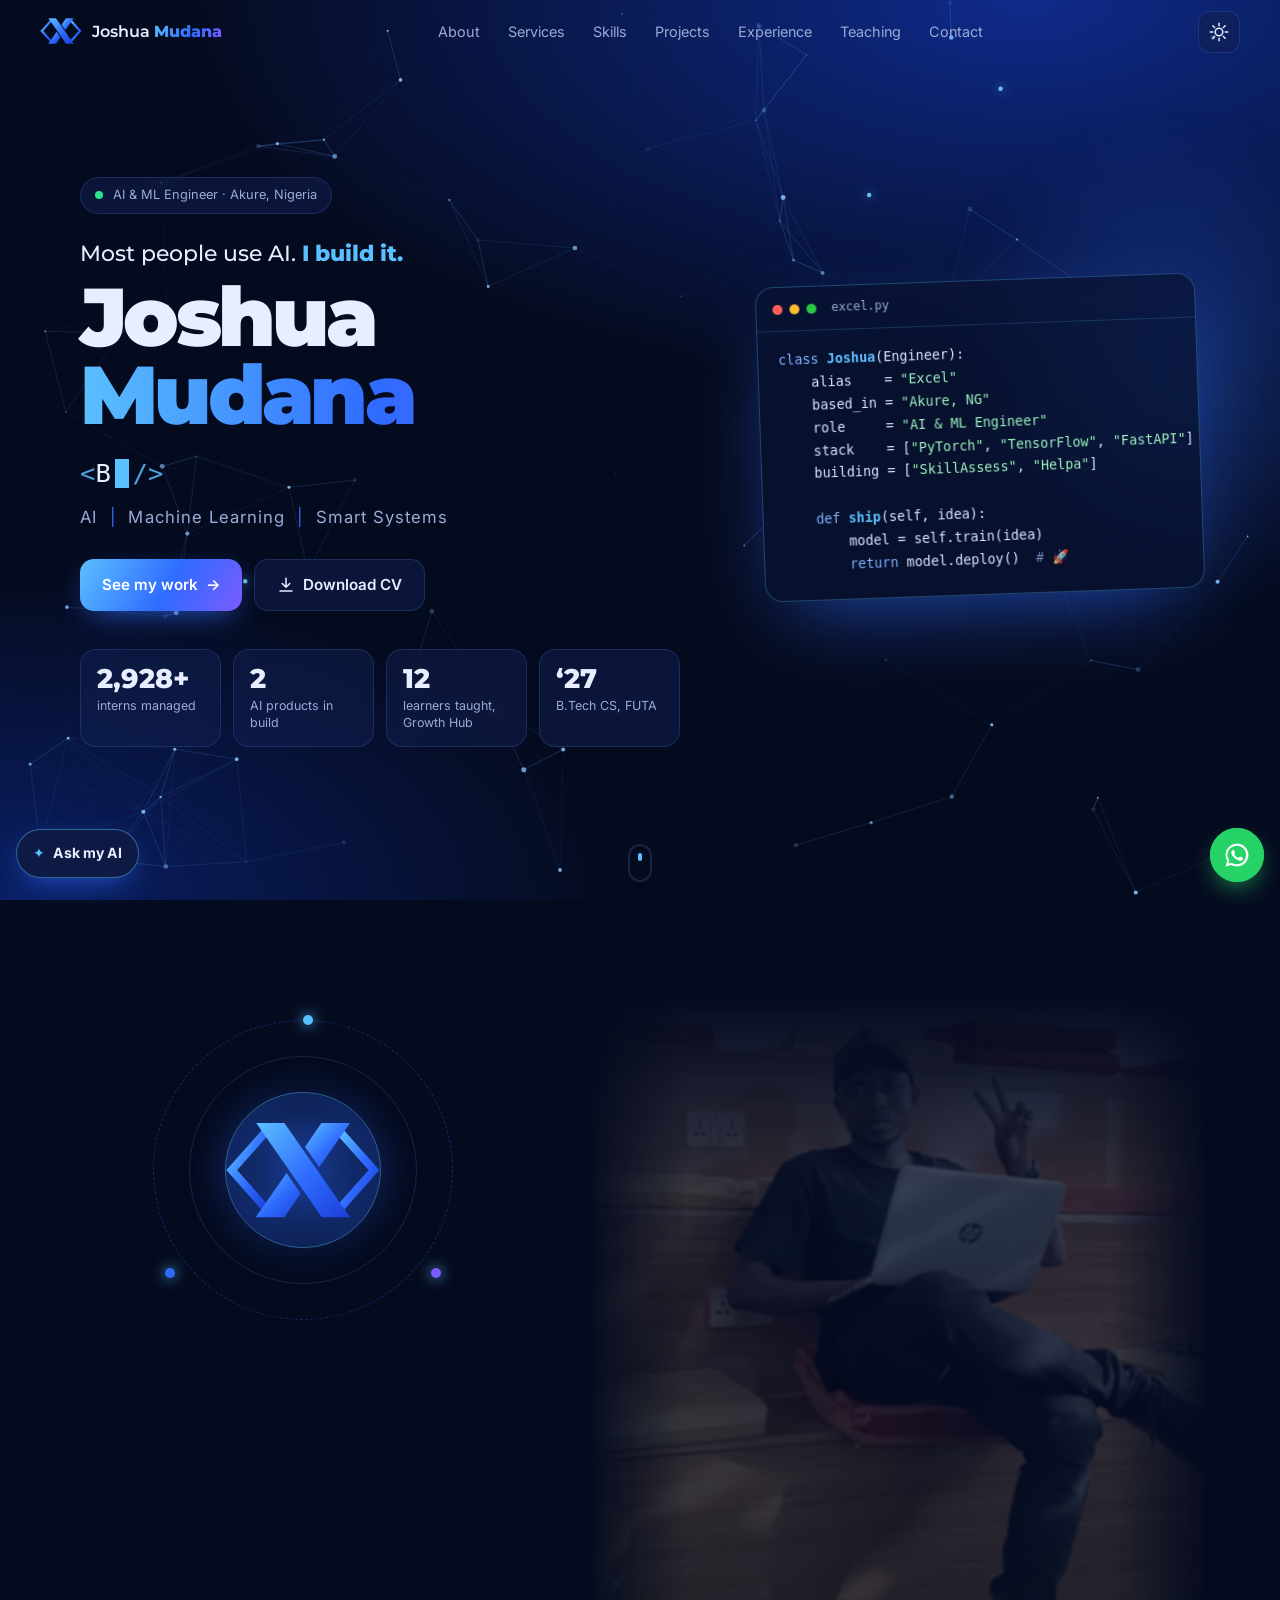
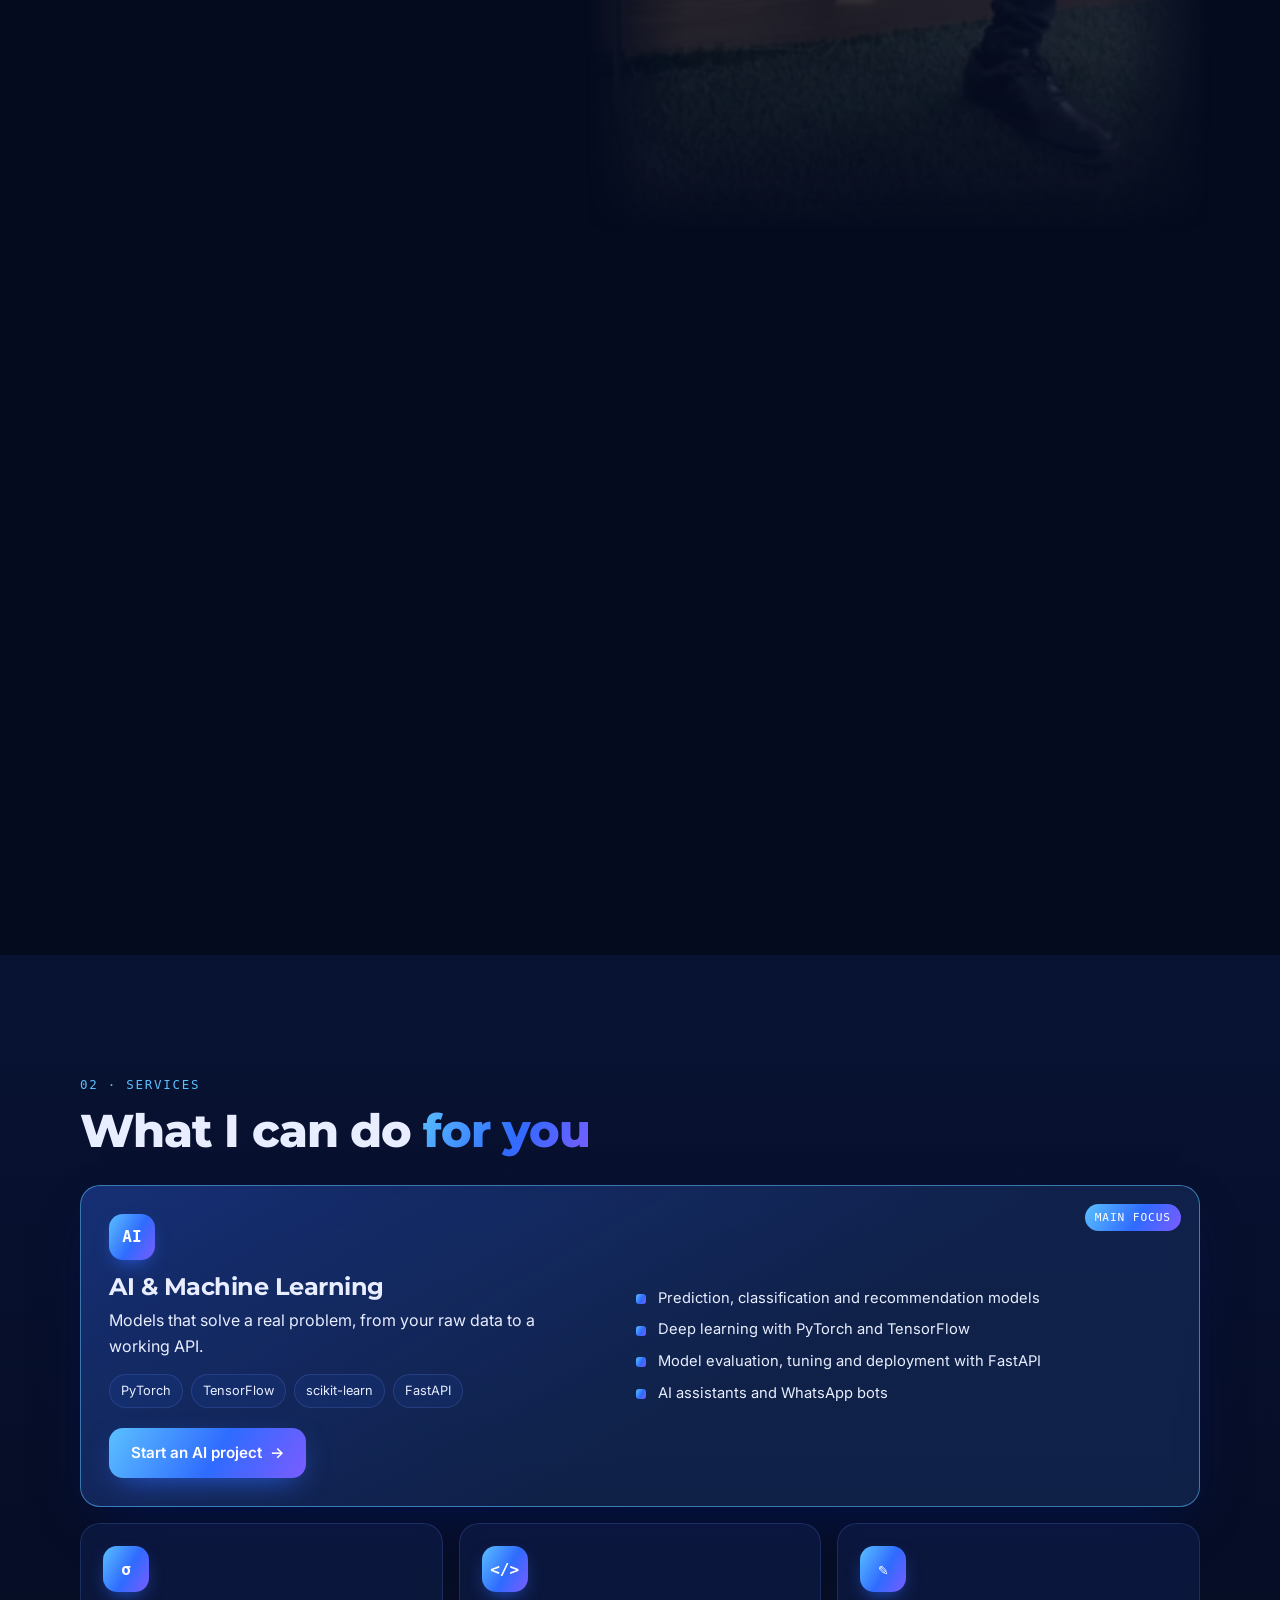
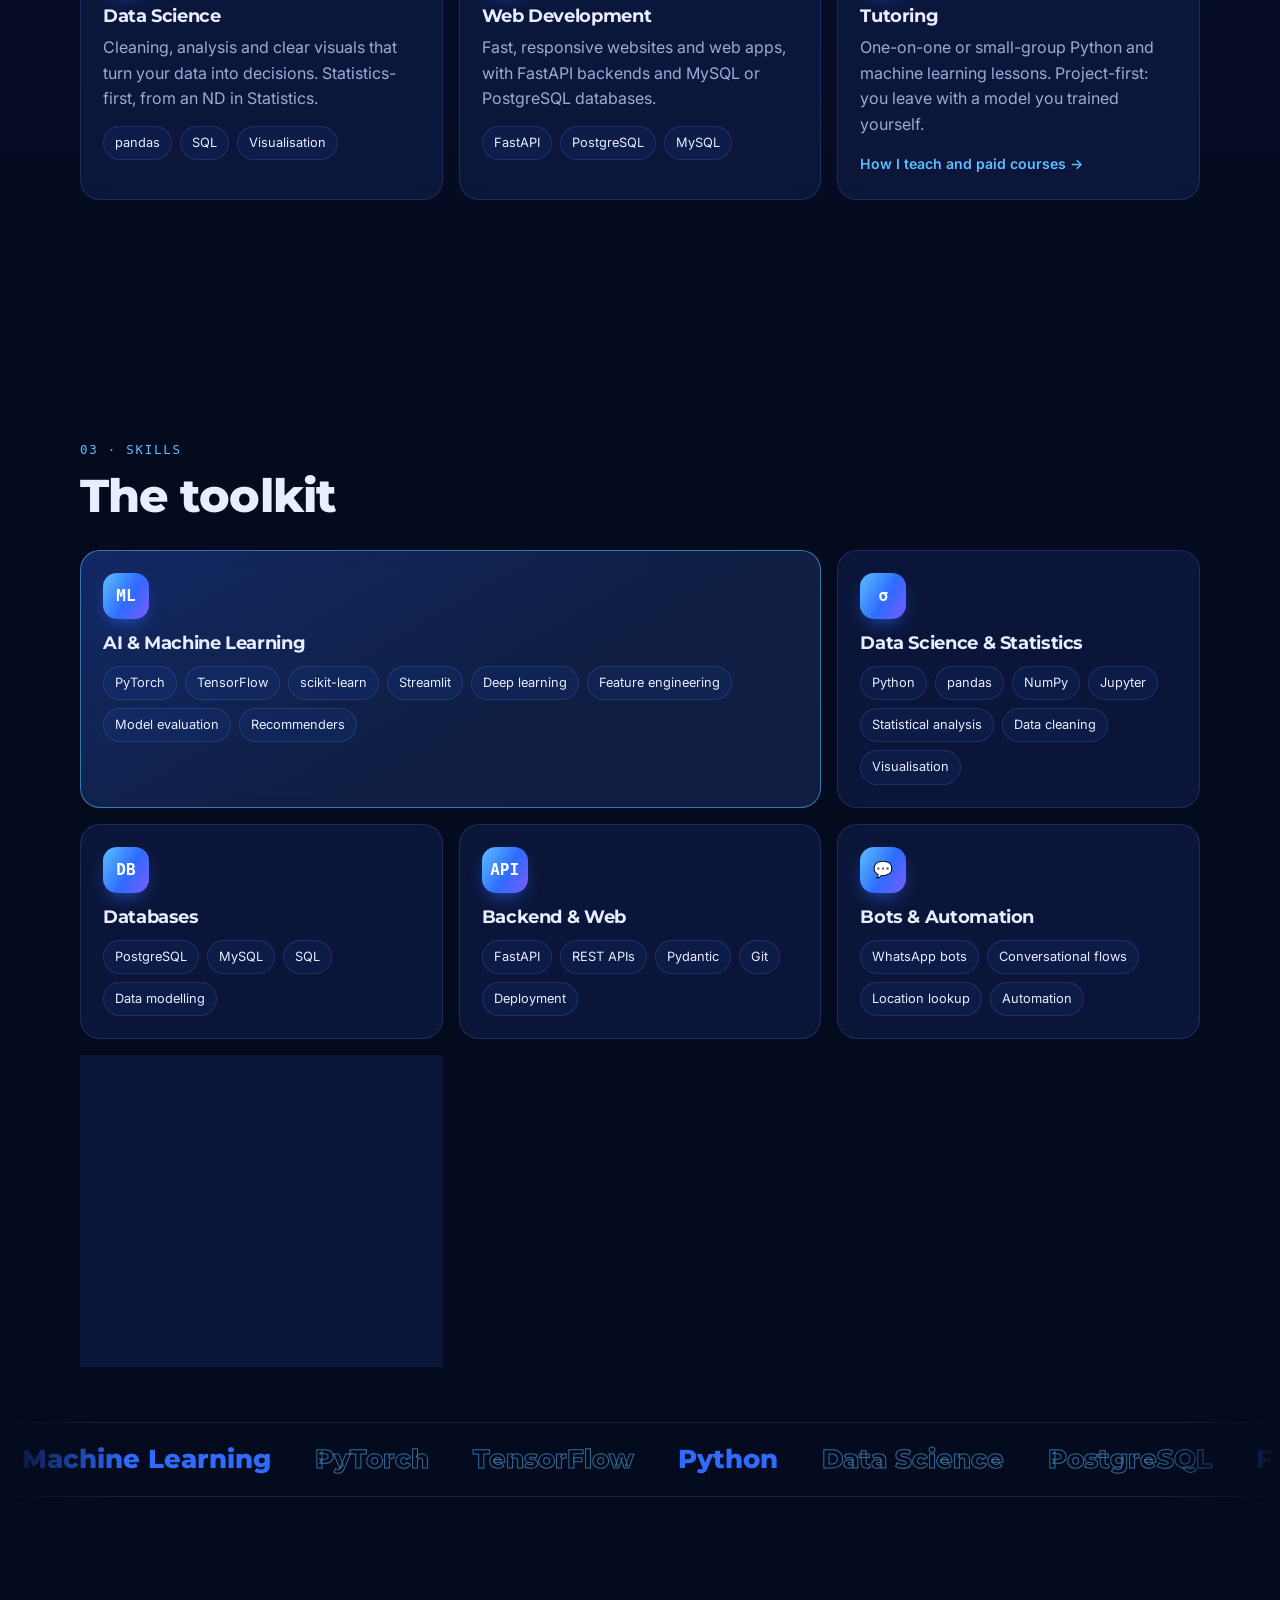
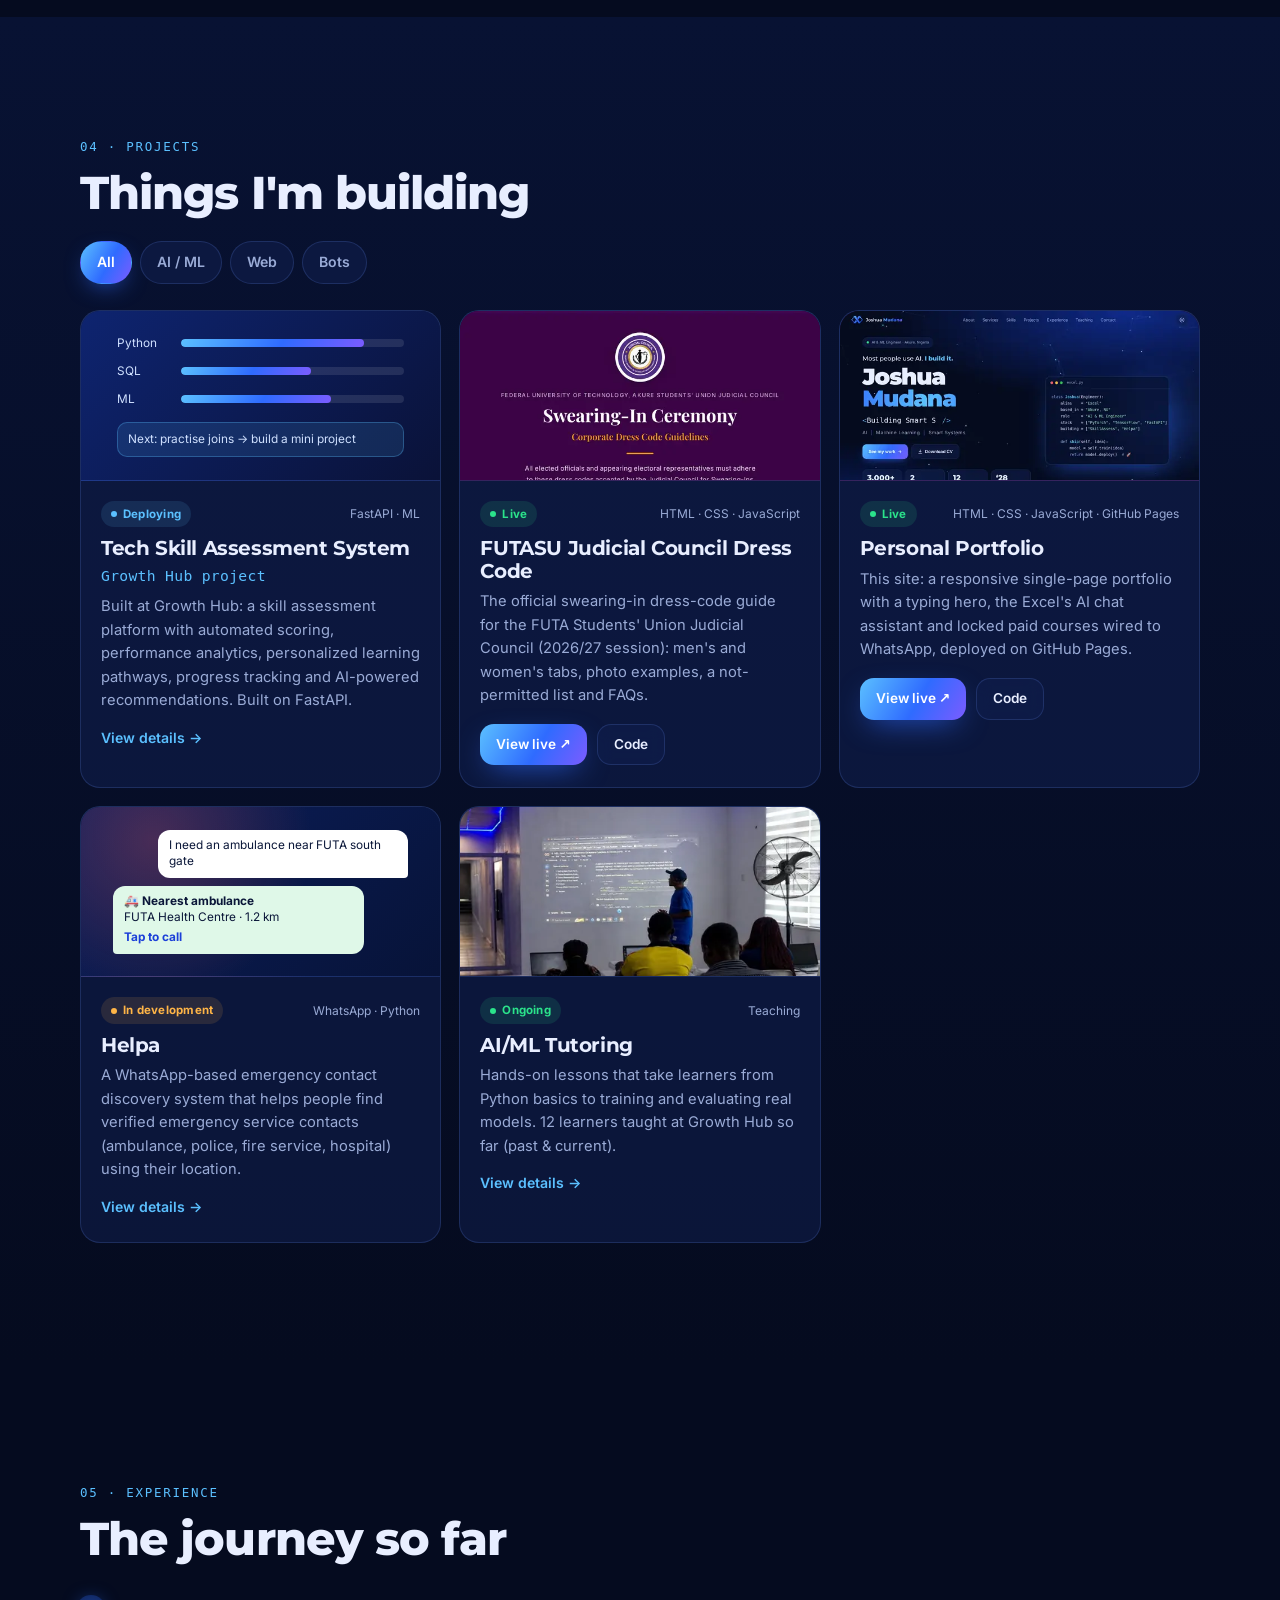
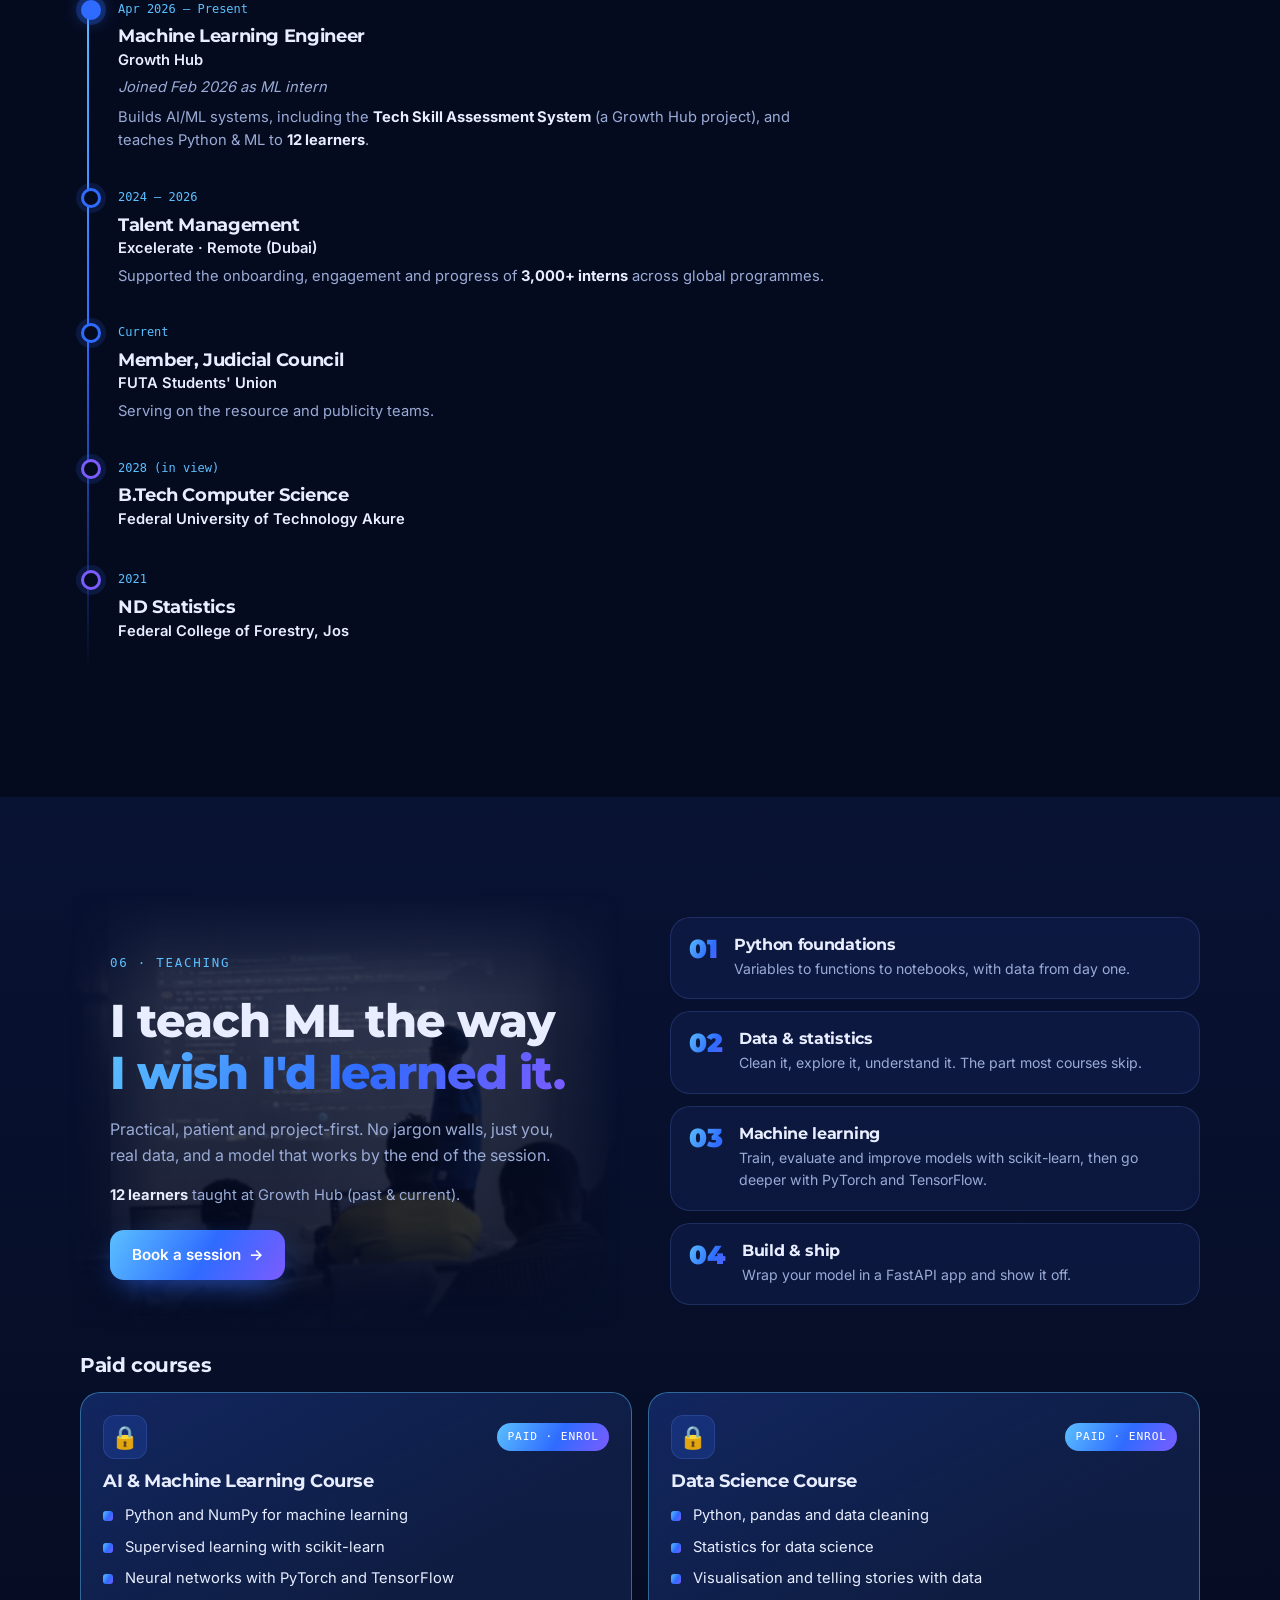
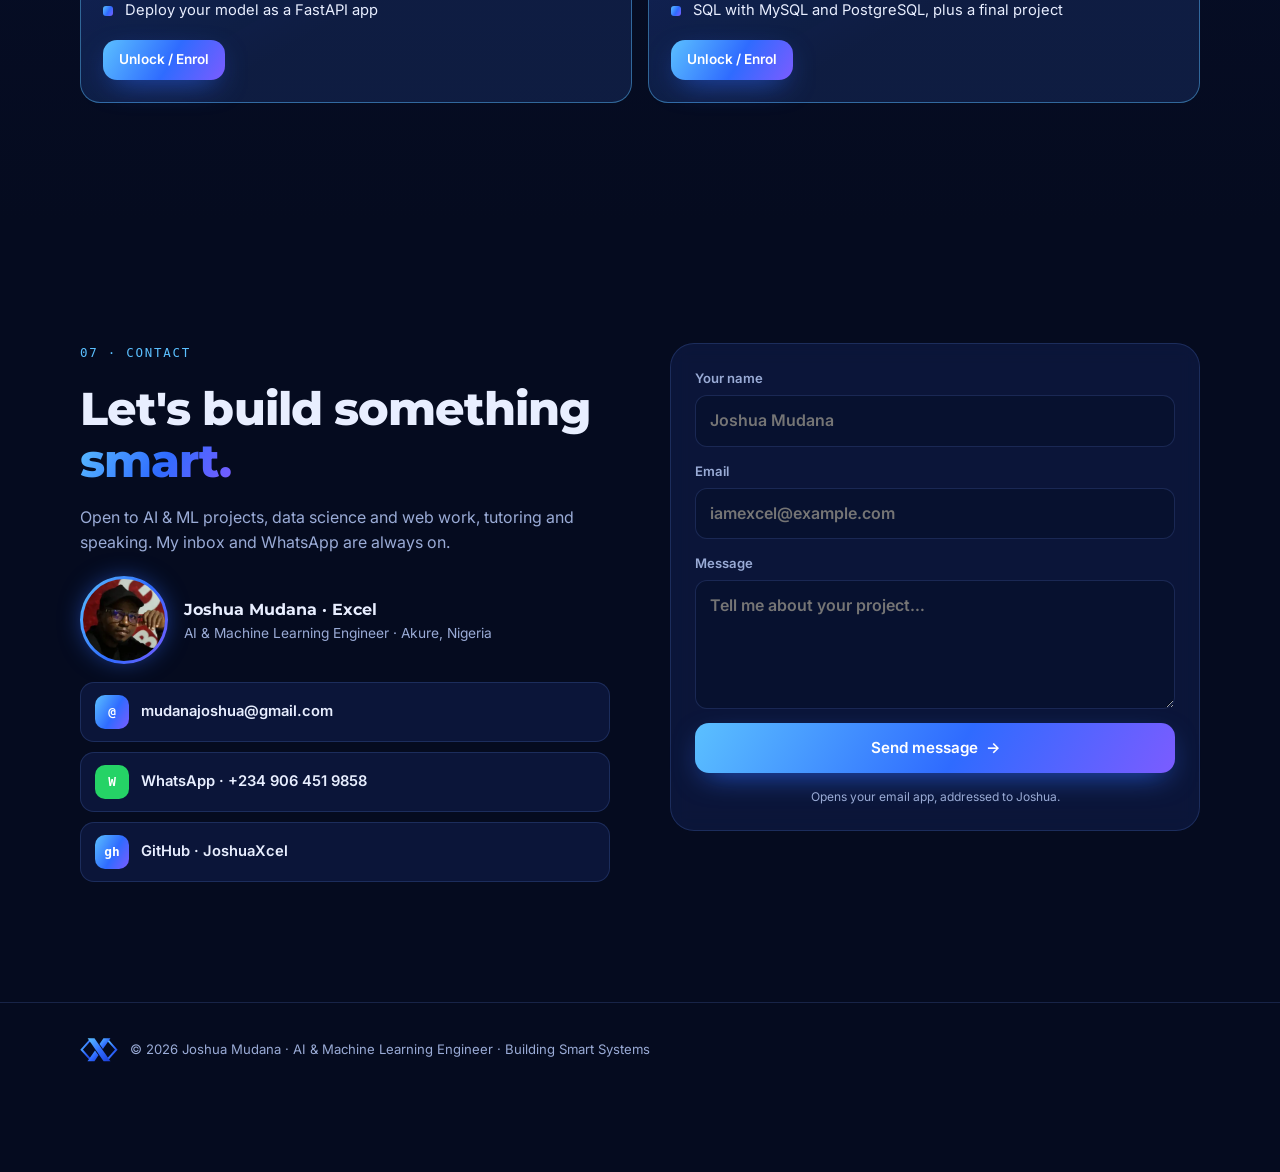
<file: index.html>
<!doctype html>
<html lang="en" data-theme="dark">
<head>
<meta charset="utf-8">
<meta name="viewport" content="width=device-width, initial-scale=1, viewport-fit=cover">
<title>Joshua Mudana (Excel) · AI &amp; Machine Learning Engineer · Building Smart Systems</title>
<meta name="description" content="Joshua Mudana (Excel): AI &amp; Machine Learning Engineer in Akure, Nigeria. PyTorch, TensorFlow, data science, web development and ML tutoring. Building Smart Systems.">
<meta name="theme-color" content="#050B1F">
<meta property="og:title" content="Joshua Mudana · AI &amp; Machine Learning Engineer">
<meta property="og:description" content="AI &amp; Machine Learning Engineer. Most people use AI. I build it.">
<meta property="og:image" content="og.png">
<link rel="icon" type="image/png" href="assets/favicon.png">
<link rel="apple-touch-icon" href="assets/favicon.png">
<link rel="preload" href="assets/fonts/Montserrat.woff2" as="font" type="font/woff2" crossorigin>
<script type="application/ld+json">{"@context":"https://schema.org","@type":"Person","name":"Joshua Mudana","alternateName":"Excel","jobTitle":"AI & Machine Learning Engineer","email":"mailto:mudanajoshua@gmail.com","address":{"@type":"PostalAddress","addressLocality":"Akure","addressCountry":"NG"},"alumniOf":{"@type":"CollegeOrUniversity","name":"Federal University of Technology Akure"},"sameAs":["https://github.com/JoshuaXcel"],"knowsAbout":["Machine Learning","Artificial Intelligence","PyTorch","TensorFlow","Scikit-learn","NumPy","Pandas","Data Science","Statistics","Python","SQL","FastAPI","REST APIs","PostgreSQL","MySQL","AI Security"]}</script>
<link rel="stylesheet" href="styles.css">
</head>
<body>
<a class="skip" href="#main">Skip to content</a>

<div class="loader" id="loader" aria-hidden="true">
  <div class="loader-inner">
    <svg class="loader-logo" viewBox="225 320 575 385" aria-hidden="true" focusable="false"><defs><linearGradient id="lgL" x1="0" y1="0" x2="1" y2="1"><stop offset="0" stop-color="#5BC0FF"/><stop offset=".55" stop-color="#2F6BFF"/><stop offset="1" stop-color="#1B3FD8"/></linearGradient></defs><g fill="none" stroke="url(#lgL)" stroke-width="30" stroke-linejoin="miter" stroke-linecap="square"><path class="lg-bracket" d="M378 368 L250 512 L378 656" />
<path class="lg-bracket" d="M646 368 L774 512 L646 656" />
<path fill="url(#lgL)" stroke="none" class="lg-x lg-x1" d="M340 338 H444 L686 686 H582 Z" />
<path fill="url(#lgL)" stroke="none" class="lg-x lg-x2" d="M580 338 H686 L572 502 L520 427 Z" />
<path fill="url(#lgL)" stroke="none" class="lg-x lg-x3" d="M452 523 L504 598 L444 686 H338 Z" /></g></svg>
    <div class="loader-text">XCEL<span>.</span></div>
    <div class="loader-bar"><span></span></div>
  </div>
</div>

<header class="nav" id="nav">
  <div class="nav-inner">
    <a class="brand" href="#top" aria-label="Joshua Mudana, back to top">
      <svg class="logo-mark" viewBox="225 320 575 385" aria-hidden="true" focusable="false"><defs><linearGradient id="lgN" x1="0" y1="0" x2="1" y2="1"><stop offset="0" stop-color="#5BC0FF"/><stop offset=".55" stop-color="#2F6BFF"/><stop offset="1" stop-color="#1B3FD8"/></linearGradient></defs><g fill="none" stroke="url(#lgN)" stroke-width="30" stroke-linejoin="miter" stroke-linecap="square"><path class="lg-bracket" d="M378 368 L250 512 L378 656" />
<path class="lg-bracket" d="M646 368 L774 512 L646 656" />
<path fill="url(#lgN)" stroke="none" class="lg-x lg-x1" d="M340 338 H444 L686 686 H582 Z" />
<path fill="url(#lgN)" stroke="none" class="lg-x lg-x2" d="M580 338 H686 L572 502 L520 427 Z" />
<path fill="url(#lgN)" stroke="none" class="lg-x lg-x3" d="M452 523 L504 598 L444 686 H338 Z" /></g></svg>
      <span class="brand-name">Joshua<b>Mudana</b></span>
    </a>
    <nav class="nav-links" id="navLinks" aria-label="Primary">
      <a href="#about">About</a>
      <a href="#services">Services</a>
      <a href="#skills">Skills</a>
      <a href="#projects">Projects</a>
      <a href="#experience">Experience</a>
      <a href="#teaching">Teaching</a>
      <a href="#contact">Contact</a>
    </nav>
    <div class="nav-actions">
      <button class="icon-btn theme-toggle" id="themeToggle" type="button" aria-label="Switch to light mode">
        <svg class="i-sun" viewBox="0 0 24 24" aria-hidden="true"><circle cx="12" cy="12" r="4.5"/><path d="M12 1.5v3M12 19.5v3M1.5 12h3M19.5 12h3M4.6 4.6l2.1 2.1M17.3 17.3l2.1 2.1M4.6 19.4l2.1-2.1M17.3 6.7l2.1-2.1"/></svg>
        <svg class="i-moon" viewBox="0 0 24 24" aria-hidden="true"><path d="M20.5 14.5A8.5 8.5 0 0 1 9.5 3.5a8.5 8.5 0 1 0 11 11z"/></svg>
      </button>
      <button class="icon-btn menu-btn" id="menuBtn" type="button" aria-label="Open menu" aria-expanded="false" aria-controls="navLinks">
        <span></span><span></span><span></span>
      </button>
    </div>
  </div>
  <div class="progress" id="progress"></div>
</header>

<main id="main">
<!-- HERO -->
<section class="hero" id="top">
  <canvas id="neural" aria-hidden="true"></canvas>
  <div class="hero-glow" aria-hidden="true"></div>
  <div class="container hero-inner">
    <p class="eyebrow reveal"><span class="pulse-dot"></span> AI &amp; ML Engineer · Akure, Nigeria</p>
    <p class="hook reveal">Most people use AI. <em>I build it.</em></p>
    <h1 class="hero-name reveal">Joshua <span class="grad">Mudana</span></h1>
    <p class="tagline reveal"><span class="code">&lt;</span><span id="typed" aria-label="Building Smart Systems">Building Smart Systems</span><span class="caret" aria-hidden="true"></span><span class="code">/&gt;</span></p>
    <p class="subline reveal">AI <i>|</i> Machine Learning <i>|</i> Smart Systems</p>
    <div class="hero-cta reveal">
      <a class="btn btn-primary" href="#projects">See my work <span aria-hidden="true">→</span></a>
      <a class="btn btn-ghost" href="cv.html" id="cvBtn">
        <svg viewBox="0 0 24 24" aria-hidden="true"><path d="M12 3v12m0 0-5-5m5 5 5-5M4 20h16"/></svg> Download CV</a>
    </div>
    <ul class="stats reveal" aria-label="Quick numbers">
      <li><strong><span class="count" data-to="3000">0</span>+</strong><span>interns managed</span></li>
      <li><strong><span class="count" data-to="2">0</span></strong><span>AI products in build</span></li>
      <li><strong><span class="count" data-to="12">0</span></strong><span>learners taught, Growth Hub</span></li>
      <li><strong>&#8216;<span class="count" data-to="28" data-pad="2">00</span></strong><span>B.Tech CS, FUTA</span></li>
    </ul>
  </div>
  <div class="hero-card reveal" aria-hidden="true">
    <div class="hc-bar"><i></i><i></i><i></i><span>excel.py</span></div>
<pre><span class="k">class</span> <span class="f">Joshua</span>(Engineer):
    alias    = <span class="s">"Excel"</span>
    based_in = <span class="s">"Akure, NG"</span>
    role     = <span class="s">"AI &amp; ML Engineer"</span>
    stack    = [<span class="s">"PyTorch"</span>, <span class="s">"TensorFlow"</span>, <span class="s">"FastAPI"</span>]
    building = [<span class="s">"SkillAssess"</span>, <span class="s">"Helpa"</span>]

    <span class="k">def</span> <span class="f">ship</span>(self, idea):
        model = self.train(idea)
        <span class="k">return</span> model.deploy()  <span class="c"># 🚀</span></pre>
  </div>
  <a class="scroll-cue" href="#about" aria-label="Scroll to About"><span></span></a>
</section>

<!-- ABOUT -->
<section class="section" id="about">
  <div class="container about-grid">
    <div class="avatar reveal" aria-hidden="true">
      <div class="ring r1"></div><div class="ring r2"></div><div class="ring r3"></div>
      <div class="orbit"><span></span><span></span><span></span></div>
      <svg class="avatar-logo" viewBox="225 320 575 385" aria-hidden="true" focusable="false"><defs><linearGradient id="lgA" x1="0" y1="0" x2="1" y2="1"><stop offset="0" stop-color="#5BC0FF"/><stop offset=".55" stop-color="#2F6BFF"/><stop offset="1" stop-color="#1B3FD8"/></linearGradient></defs><g fill="none" stroke="url(#lgA)" stroke-width="30" stroke-linejoin="miter" stroke-linecap="square"><path class="lg-bracket" d="M378 368 L250 512 L378 656" />
<path class="lg-bracket" d="M646 368 L774 512 L646 656" />
<path fill="url(#lgA)" stroke="none" class="lg-x lg-x1" d="M340 338 H444 L686 686 H582 Z" />
<path fill="url(#lgA)" stroke="none" class="lg-x lg-x2" d="M580 338 H686 L572 502 L520 427 Z" />
<path fill="url(#lgA)" stroke="none" class="lg-x lg-x3" d="M452 523 L504 598 L444 686 H338 Z" /></g></svg>
    </div>
    <div class="about-copy" data-about-bg>
      <div class="teach-bg about-bg" aria-hidden="true"><div class="bg-stage"><div class="bg-imgs"><img class="bg-slide lead on" src="assets/photos/excel-bg-peace-720.webp" width="720" height="900" alt="" decoding="async" style="object-position:45% 30%"><img class="bg-slide" data-src="assets/photos/excel-bg-typing-720.webp" width="720" height="900" alt="" decoding="async" style="object-position:55% 35%"><img class="bg-slide" data-src="assets/photos/excel-bg-grow-720.webp" width="720" height="900" alt="" decoding="async" style="object-position:28% 40%"><img class="bg-slide" data-src="assets/photos/excel-bg-chin-720.webp" width="720" height="900" alt="" decoding="async" style="object-position:62% 35%"><img class="bg-slide" data-src="assets/photos/excel-bg-chair-720.webp" width="720" height="900" alt="" decoding="async" style="object-position:55% 35%"><img class="bg-slide" data-src="assets/photos/excel-bg-grow2-720.webp" width="720" height="900" alt="" decoding="async" style="object-position:40% 35%"><img class="bg-slide" data-src="assets/photos/excel-bg-jersey-720.webp" width="720" height="900" alt="" decoding="async" style="object-position:60% 35%"></div></div></div>
      <p class="kicker seq">01 · About</p>
      <h2 class="seq">I turn data and code into <span class="grad">systems that help people.</span></h2>
      <div class="about-text">
        <p class="seq">I'm Joshua Mudana, known as <strong>Excel</strong>. I'm an <strong>AI and Machine Learning Engineer</strong> and ML tutor from Jos, Plateau State, currently based in Akure, Nigeria, where I study Computer Science at the Federal University of Technology, Akure (FUTA).</p>
        <p class="seq">My journey started with <strong>Statistics</strong>, which shaped how I think about data, patterns, and problem-solving. That foundation led me to AI and Machine Learning, where I now build practical, AI-powered systems designed to solve real-world problems.</p>
        <p class="seq">I work primarily with <strong>Python and SQL</strong>, using libraries and frameworks such as NumPy, Pandas, Scikit-learn, PyTorch, and TensorFlow to process data, develop models, and build intelligent applications. With <strong>FastAPI</strong>, I develop backend services and REST APIs, integrate databases, and connect AI capabilities to functional systems.</p>
        <p class="seq">I'm a <strong>Machine Learning Engineer at Growth Hub</strong>, where I build AI/ML systems, including the Tech Skill Assessment System: a Growth Hub skill assessment platform that combines automated scoring, performance analytics, personalized learning pathways, progress tracking, and AI-powered recommendations. I'm also developing a WhatsApp-based emergency contact discovery system designed to help people find verified emergency service contacts using their location.</p>
        <p class="seq">Beyond building, I <strong>teach and mentor learners</strong> in AI and Machine Learning. I enjoy breaking down complex concepts, sharing knowledge, and helping others develop the confidence to understand technologies and build with them.</p>
        <p class="seq">I'm particularly interested in <strong>AI applications in security and security for AI</strong>: exploring how AI can address security challenges while understanding how intelligent systems can be protected against emerging threats. I'm also strengthening my knowledge of backend engineering, system architecture, and version control to build more reliable, maintainable, and effective systems.</p>
        <p class="seq">I believe technology is most valuable when it solves real problems. Whether I'm developing an intelligent system, designing its backend, or helping someone understand a difficult concept, my goal remains the same: <strong>build useful things, keep learning, and help people along the way.</strong></p>
      </div>
      <ul class="facts seq">
        <li><span>Based in</span>Akure, Nigeria</li>
        <li><span>From</span>Jos, Plateau</li>
        <li><span>Studying</span>B.Tech CS · FUTA · 2028</li>
        <li><span>Background</span>ND Statistics · 2021</li>
      </ul>
    </div>
  </div>
</section>

<!-- SERVICES -->
<section class="section section-alt" id="services">
  <div class="container">
    <p class="kicker reveal">02 · Services</p>
    <h2 class="reveal">What I can do <span class="grad">for you</span></h2>
    <div class="services-grid">
      <article class="service featured reveal tilt">
        <span class="svc-tag">Main focus</span>
        <div class="skill-ico">AI</div>
        <h3>AI &amp; Machine Learning</h3>
        <p>Models that solve a real problem, from your raw data to a working API.</p>
        <ul class="svc-list">
          <li>Prediction, classification and recommendation models</li>
          <li>Deep learning with PyTorch and TensorFlow</li>
          <li>Model evaluation, tuning and deployment with FastAPI</li>
          <li>AI assistants and WhatsApp bots</li>
        </ul>
        <ul class="chips"><li>PyTorch</li><li>TensorFlow</li><li>scikit-learn</li><li>FastAPI</li></ul>
        <a class="btn btn-primary" href="#contact">Start an AI project <span aria-hidden="true">→</span></a>
      </article>
      <article class="service reveal tilt">
        <div class="skill-ico">σ</div>
        <h3>Data Science</h3>
        <p>Cleaning, analysis and clear visuals that turn your data into decisions. Statistics-first, from an ND in Statistics.</p>
        <ul class="chips"><li>pandas</li><li>SQL</li><li>Visualisation</li></ul>
      </article>
      <article class="service reveal tilt">
        <div class="skill-ico">&lt;/&gt;</div>
        <h3>Web Development</h3>
        <p>Fast, responsive websites and web apps, with FastAPI backends and MySQL or PostgreSQL databases.</p>
        <ul class="chips"><li>FastAPI</li><li>PostgreSQL</li><li>MySQL</li></ul>
      </article>
      <article class="service reveal tilt">
        <div class="skill-ico">✎</div>
        <h3>Tutoring</h3>
        <p>One-on-one or small-group Python and machine learning lessons. Project-first: you leave with a model you trained yourself.</p>
        <a class="svc-link" href="#teaching">How I teach and paid courses →</a>
      </article>
    </div>
  </div>
</section>

<!-- SKILLS -->
<section class="section" id="skills">
  <div class="container">
    <p class="kicker reveal">03 · Skills</p>
    <h2 class="reveal">The toolkit</h2>
    <div class="skills-grid">
      <article class="skill-card featured reveal tilt">
        <div class="skill-ico">ML</div>
        <h3>AI &amp; Machine Learning</h3>
        <ul class="chips"><li>PyTorch</li><li>TensorFlow</li><li>scikit-learn</li><li>Streamlit</li><li>Deep learning</li><li>Feature engineering</li><li>Model evaluation</li><li>Recommenders</li></ul>
      </article>
      <article class="skill-card reveal tilt">
        <div class="skill-ico">σ</div>
        <h3>Data Science &amp; Statistics</h3>
        <ul class="chips"><li>Python</li><li>pandas</li><li>NumPy</li><li>Jupyter</li><li>Statistical analysis</li><li>Data cleaning</li><li>Visualisation</li></ul>
      </article>
      <article class="skill-card reveal tilt">
        <div class="skill-ico">DB</div>
        <h3>Databases</h3>
        <ul class="chips"><li>PostgreSQL</li><li>MySQL</li><li>SQL</li><li>Data modelling</li></ul>
      </article>
      <article class="skill-card reveal tilt">
        <div class="skill-ico">API</div>
        <h3>Backend &amp; Web</h3>
        <ul class="chips"><li>FastAPI</li><li>REST APIs</li><li>Pydantic</li><li>Git</li><li>Deployment</li></ul>
      </article>
      <article class="skill-card reveal tilt">
        <div class="skill-ico">💬</div>
        <h3>Bots &amp; Automation</h3>
        <ul class="chips"><li>WhatsApp bots</li><li>Conversational flows</li><li>Location lookup</li><li>Automation</li></ul>
      </article>
      <article class="skill-card reveal tilt">
        <div class="skill-ico">★</div>
        <h3>People &amp; Management</h3>
        <ul class="chips"><li>Team leadership</li><li>3,000+ interns managed</li><li>Talent management</li><li>Teaching &amp; mentoring</li><li>Public communication</li></ul>
        <p class="skill-note">Helped manage 3,000+ interns at Excelerate · 12 learners taught at Growth Hub</p>
      </article>
    </div>
  </div>
  <div class="marquee" aria-hidden="true"><div class="marquee-track">
    <span>Machine Learning</span><span>PyTorch</span><span>TensorFlow</span><span>Python</span><span>Data Science</span><span>PostgreSQL</span><span>FastAPI</span><span>Streamlit</span><span>Smart Systems</span><span>Machine Learning</span><span>PyTorch</span><span>TensorFlow</span><span>Python</span><span>Data Science</span><span>PostgreSQL</span><span>FastAPI</span><span>Streamlit</span><span>Smart Systems</span>
  </div></div>
</section>

<!-- PROJECTS -->
<section class="section section-alt" id="projects">
  <div class="container">
    <p class="kicker reveal">04 · Projects</p>
    <h2 class="reveal">Things I'm building</h2>
    <div class="filters reveal" role="tablist" aria-label="Filter projects">
      <button class="filter active" data-filter="all" role="tab" aria-selected="true">All</button>
      <button class="filter" data-filter="ai" role="tab" aria-selected="false">AI / ML</button>
      <button class="filter" data-filter="web" role="tab" aria-selected="false">Web</button>
      <button class="filter" data-filter="bots" role="tab" aria-selected="false">Bots</button>
    </div>
    <div class="projects-grid" id="projectsGrid">
      <article class="project tilt reveal" data-cats="ai web" data-project="tsas" tabindex="0" role="button" aria-label="Open Tech Skill Assessment System (Growth Hub project) details">
        <div class="p-visual p-tsas" aria-hidden="true">
          <div class="mini-dash">
            <div class="md-row"><span>Python</span><i style="--w:82%"></i></div>
            <div class="md-row"><span>SQL</span><i style="--w:58%"></i></div>
            <div class="md-row"><span>ML</span><i style="--w:67%"></i></div>
            <div class="md-tip">Next: practise joins → build a mini project</div>
          </div>
        </div>
        <div class="p-body">
          <div class="p-meta"><span class="status soon">Deploying</span><span>FastAPI · ML</span></div>
          <h3>Tech Skill Assessment System</h3>
          <p class="p-owner">Growth Hub project</p>
          <p>Built at Growth Hub: a skill assessment platform with automated scoring, performance analytics, personalized learning pathways, progress tracking and AI-powered recommendations. Built on FastAPI.</p>
          <span class="p-more">View details →</span>
          <!-- TODO: Render URL. Paste the live Render link into href below, then delete the word "hidden" so the button shows. -->
          <a class="p-live" href="#" hidden target="_blank" rel="noopener">Open live app ↗</a>
        </div>
      </article>
      <article class="project tilt reveal" data-cats="web" data-project="dresscode" tabindex="0" role="button" aria-label="Open FUTASU Judicial Council Dress Code details">
        <div class="p-visual p-shot" aria-hidden="true"><img src="assets/projects/dresscode.webp" alt="" width="640" height="341" loading="lazy" decoding="async"></div>
        <div class="p-body">
          <div class="p-meta"><span class="status live">Live</span><span>HTML · CSS · JavaScript</span></div>
          <h3>FUTASU Judicial Council Dress Code</h3>
          <p>The official swearing-in dress-code guide for the FUTA Students' Union Judicial Council (2026/27 session): men's and women's tabs, photo examples, a not-permitted list and FAQs.</p>
          <div class="p-links">
            <a class="btn btn-primary btn-sm" href="https://joshuaxcel.github.io/dresscode-app/" target="_blank" rel="noopener">View live ↗</a>
            <a class="btn btn-ghost btn-sm" href="https://github.com/JoshuaXcel/dresscode-app" target="_blank" rel="noopener">Code</a>
          </div>
        </div>
      </article>
      <article class="project tilt reveal" data-cats="web" data-project="portfolio" tabindex="0" role="button" aria-label="Open Personal Portfolio details">
        <div class="p-visual p-shot" aria-hidden="true"><img src="assets/projects/portfolio.webp" alt="" width="640" height="341" loading="lazy" decoding="async"></div>
        <div class="p-body">
          <div class="p-meta"><span class="status live">Live</span><span>HTML · CSS · JavaScript · GitHub Pages</span></div>
          <h3>Personal Portfolio</h3>
          <p>This site: a responsive single-page portfolio with a typing hero, the Excel's AI chat assistant and locked paid courses wired to WhatsApp, deployed on GitHub Pages.</p>
          <div class="p-links">
            <a class="btn btn-primary btn-sm" href="https://joshuaxcel.github.io/joshuamudana-portfolio/" target="_blank" rel="noopener">View live ↗</a>
            <a class="btn btn-ghost btn-sm" href="https://github.com/JoshuaXcel/joshuamudana-portfolio" target="_blank" rel="noopener">Code</a>
          </div>
        </div>
      </article>
      <article class="project tilt reveal" data-cats="bots ai" data-project="helpa" tabindex="0" role="button" aria-label="Open Helpa details">
        <div class="p-visual p-helpa" aria-hidden="true">
          <div class="chat">
            <div class="bubble in">I need an ambulance near FUTA south gate</div>
            <div class="bubble out"><b>🚑 Nearest ambulance</b><br>FUTA Health Centre · 1.2 km<br><span class="call">Tap to call</span></div>
          </div>
        </div>
        <div class="p-body">
          <div class="p-meta"><span class="status dev">In development</span><span>WhatsApp · Python</span></div>
          <h3>Helpa</h3>
          <p>A WhatsApp-based emergency contact discovery system that helps people find verified emergency service contacts (ambulance, police, fire service, hospital) using their location.</p>
          <span class="p-more">View details →</span>
        </div>
      </article>
      <article class="project tilt reveal" data-cats="ai" data-project="tutor" tabindex="0" role="button" aria-label="Open AI/ML tutoring details">
        <div class="p-visual p-shot p-photo" aria-hidden="true"><img src="assets/photos/excel-teaching-480.webp" srcset="assets/photos/excel-teaching-480.webp 480w, assets/photos/excel-teaching-960.webp 960w" sizes="(min-width:900px) 360px, (min-width:640px) 46vw, 92vw" alt="" width="480" height="270" loading="lazy" decoding="async"></div>
        <div class="p-body">
          <div class="p-meta"><span class="status live">Ongoing</span><span>Teaching</span></div>
          <h3>AI/ML Tutoring</h3>
          <p>Hands-on lessons that take learners from Python basics to training and evaluating real models. 12 learners taught at Growth Hub so far (past &amp; current).</p>
          <span class="p-more">View details →</span>
        </div>
      </article>
    </div>
  </div>
</section>

<!-- EXPERIENCE -->
<section class="section" id="experience">
  <div class="container">
    <p class="kicker reveal">05 · Experience</p>
    <h2 class="reveal">The journey so far</h2>
    <ol class="timeline">
      <li class="reveal now"><span class="t-date">Apr 2026 – Present</span><h3>Machine Learning Engineer</h3><p class="t-org">Growth Hub</p><p class="t-sub">Joined Feb 2026 as ML intern</p><p>Builds AI/ML systems, including the <strong>Tech Skill Assessment System</strong> (a Growth Hub project), and teaches Python &amp; ML to <strong>12 learners</strong>.</p></li>
      <li class="reveal"><span class="t-date">2024 – 2026</span><h3>Talent Management</h3><p class="t-org">Excelerate · Remote (Dubai)</p><p>Supported the onboarding, engagement and progress of <strong>3,000+ interns</strong> across global programmes.</p></li>
      <li class="reveal"><span class="t-date">Current</span><h3>Member, Judicial Council</h3><p class="t-org">FUTA Students' Union</p><p>Serving on the resource and publicity teams.</p></li>
      <li class="reveal edu"><span class="t-date">2028 (in view)</span><h3>B.Tech Computer Science</h3><p class="t-org">Federal University of Technology Akure</p></li>
      <li class="reveal edu"><span class="t-date">2021</span><h3>ND Statistics</h3><p class="t-org">Federal College of Forestry, Jos</p></li>
    </ol>
  </div>
</section>

<!-- TEACHING -->
<section class="section section-alt" id="teaching">
  <div class="container teach">
    <div class="teach-intro">
      <div class="teach-bg" aria-hidden="true"><img role="presentation" src="assets/photos/excel-teaching-960.webp" srcset="assets/photos/excel-teaching-480.webp 480w, assets/photos/excel-teaching-960.webp 960w" sizes="(min-width:900px) 560px, 100vw" width="960" height="540" alt="" loading="lazy" decoding="async"></div>
      <p class="kicker reveal">06 · Teaching</p>
      <h2 class="reveal">I teach ML the way <span class="grad">I wish I'd learned it.</span></h2>
      <p class="reveal">Practical, patient and project-first. No jargon walls, just you, real data, and a model that works by the end of the session.</p>
      <p class="teach-count reveal"><strong>12 learners</strong> taught at Growth Hub (past &amp; current).</p>
      <a class="btn btn-primary reveal" href="https://wa.me/2349064519858?text=Hi%20Joshua%2C%20I%27d%20like%20to%20book%20an%20ML%20tutoring%20session" target="_blank" rel="noopener">Book a session <span aria-hidden="true">→</span></a>
    </div>
    <ol class="steps">
      <li class="reveal"><b>01</b><div><h3>Python foundations</h3><p>Variables to functions to notebooks, with data from day one.</p></div></li>
      <li class="reveal"><b>02</b><div><h3>Data &amp; statistics</h3><p>Clean it, explore it, understand it. The part most courses skip.</p></div></li>
      <li class="reveal"><b>03</b><div><h3>Machine learning</h3><p>Train, evaluate and improve models with scikit-learn, then go deeper with PyTorch and TensorFlow.</p></div></li>
      <li class="reveal"><b>04</b><div><h3>Build &amp; ship</h3><p>Wrap your model in a FastAPI app and show it off.</p></div></li>
    </ol>
  </div>
  <div class="container">
    <div class="courses">
      <h3 class="courses-title reveal">Paid courses</h3>
      <div class="courses-grid">
        <article class="course tilt reveal" data-course="course_ml" tabindex="0" role="button" aria-label="AI &amp; Machine Learning Course: paid, open enrolment details">
          <div class="course-top"><span class="course-lock" aria-hidden="true">🔒</span><span class="course-badge">Paid · Enrol</span></div>
          <h4>AI &amp; Machine Learning Course</h4>
          <ul class="svc-list">
            <li>Python and NumPy for machine learning</li>
            <li>Supervised learning with scikit-learn</li>
            <li>Neural networks with PyTorch and TensorFlow</li>
            <li>Deploy your model as a FastAPI app</li>
          </ul>
          <button class="btn btn-primary btn-sm" type="button">Unlock / Enrol</button>
        </article>
        <article class="course tilt reveal" data-course="course_ds" tabindex="0" role="button" aria-label="Data Science Course: paid, open enrolment details">
          <div class="course-top"><span class="course-lock" aria-hidden="true">🔒</span><span class="course-badge">Paid · Enrol</span></div>
          <h4>Data Science Course</h4>
          <ul class="svc-list">
            <li>Python, pandas and data cleaning</li>
            <li>Statistics for data science</li>
            <li>Visualisation and telling stories with data</li>
            <li>SQL with MySQL and PostgreSQL, plus a final project</li>
          </ul>
          <button class="btn btn-primary btn-sm" type="button">Unlock / Enrol</button>
        </article>
      </div>
    </div>
  </div>
</section>

<!-- CONTACT -->
<section class="section" id="contact">
  <div class="container contact">
    <div>
      <p class="kicker reveal">07 · Contact</p>
      <h2 class="reveal">Let's build something <span class="grad">smart.</span></h2>
      <p class="reveal">Open to AI &amp; ML projects, data science and web work, tutoring and speaking. My inbox and WhatsApp are always on.</p>
      <div class="contact-me reveal">
        <img src="assets/photos/excel-contact-240.webp" srcset="assets/photos/excel-contact-240.webp 240w, assets/photos/excel-contact-480.webp 480w" sizes="88px" width="88" height="88" alt="Joshua Mudana (Excel) at his laptop" loading="lazy" decoding="async">
        <div><strong>Joshua Mudana · Excel</strong><span>AI &amp; Machine Learning Engineer · Akure, Nigeria</span></div>
      </div>
      <ul class="contact-links reveal">
        <li><a href="mailto:mudanajoshua@gmail.com"><span class="cl-ico">@</span>mudanajoshua@gmail.com</a></li>
        <li><a href="https://wa.me/2349064519858" target="_blank" rel="noopener"><span class="cl-ico wa">W</span>WhatsApp · +234 906 451 9858</a></li>
        <li><a href="https://github.com/JoshuaXcel" target="_blank" rel="noopener"><span class="cl-ico">gh</span>GitHub · JoshuaXcel</a></li>
      </ul>
    </div>
    <form class="form reveal" id="contactForm" novalidate>
      <label>Your name<input name="name" id="fName" autocomplete="name" required placeholder="Joshua Mudana"></label>
      <label>Email<input name="email" id="fEmail" type="email" autocomplete="email" required placeholder="iamexcel@example.com"></label>
      <label>Message<textarea name="message" id="fMsg" rows="4" required placeholder="Tell me about your project…"></textarea></label>
      <button class="btn btn-primary" type="submit">Send message <span aria-hidden="true">→</span></button>
      <p class="form-note">Opens your email app, addressed to Joshua.</p>
    </form>
  </div>
</section>
</main>

<footer class="footer">
  <div class="container foot">
    <svg class="logo-mark" viewBox="225 320 575 385" aria-hidden="true" focusable="false"><defs><linearGradient id="lgF" x1="0" y1="0" x2="1" y2="1"><stop offset="0" stop-color="#5BC0FF"/><stop offset=".55" stop-color="#2F6BFF"/><stop offset="1" stop-color="#1B3FD8"/></linearGradient></defs><g fill="none" stroke="url(#lgF)" stroke-width="30" stroke-linejoin="miter" stroke-linecap="square"><path class="lg-bracket" d="M378 368 L250 512 L378 656" />
<path class="lg-bracket" d="M646 368 L774 512 L646 656" />
<path fill="url(#lgF)" stroke="none" class="lg-x lg-x1" d="M340 338 H444 L686 686 H582 Z" />
<path fill="url(#lgF)" stroke="none" class="lg-x lg-x2" d="M580 338 H686 L572 502 L520 427 Z" />
<path fill="url(#lgF)" stroke="none" class="lg-x lg-x3" d="M452 523 L504 598 L444 686 H338 Z" /></g></svg>
    <p>© 2026 Joshua Mudana · AI &amp; Machine Learning Engineer · Building Smart Systems</p>
  </div>
</footer>

<!-- floating -->
<button class="ai-launch" id="aiLaunch" type="button" aria-expanded="false" aria-controls="aiPanel"><span class="ai-spark">✦</span> Ask my AI</button>
<section class="ai-panel" id="aiPanel" aria-label="Ask my AI chat" hidden>
  <header><div class="ai-head"><svg class="logo-mark" viewBox="225 320 575 385" aria-hidden="true" focusable="false"><defs><linearGradient id="lgC" x1="0" y1="0" x2="1" y2="1"><stop offset="0" stop-color="#5BC0FF"/><stop offset=".55" stop-color="#2F6BFF"/><stop offset="1" stop-color="#1B3FD8"/></linearGradient></defs><g fill="none" stroke="url(#lgC)" stroke-width="30" stroke-linejoin="miter" stroke-linecap="square"><path class="lg-bracket" d="M378 368 L250 512 L378 656" />
<path class="lg-bracket" d="M646 368 L774 512 L646 656" />
<path fill="url(#lgC)" stroke="none" class="lg-x lg-x1" d="M340 338 H444 L686 686 H582 Z" />
<path fill="url(#lgC)" stroke="none" class="lg-x lg-x2" d="M580 338 H686 L572 502 L520 427 Z" />
<path fill="url(#lgC)" stroke="none" class="lg-x lg-x3" d="M452 523 L504 598 L444 686 H338 Z" /></g></svg><div><b>Excel's AI</b><span><i></i>Online</span></div></div><button class="icon-btn" id="aiClose" type="button" aria-label="Close chat">✕</button></header>
  <div class="ai-log" id="aiLog" aria-live="polite"></div>
  <div class="ai-chips" id="aiChips">
    <button type="button">What do you build?</button><button type="button">Skills</button><button type="button">Services</button><button type="button">Hire Joshua</button>
  </div>
  <form class="ai-input" id="aiForm"><input id="aiText" placeholder="Ask about Joshua…" aria-label="Ask a question" autocomplete="off"><button type="submit" aria-label="Send">➤</button></form>
</section>
<a class="wa-float" href="https://wa.me/2349064519858" target="_blank" rel="noopener" aria-label="Chat on WhatsApp">
  <svg viewBox="0 0 32 32" aria-hidden="true"><path d="M16 3a13 13 0 0 0-11.2 19.6L3 29l6.6-1.7A13 13 0 1 0 16 3zm0 23.6c-2 0-4-.5-5.7-1.6l-.4-.2-3.9 1 1-3.8-.3-.4A10.6 10.6 0 1 1 16 26.6zm5.8-7.9c-.3-.2-1.9-.9-2.2-1s-.5-.2-.7.2-.8 1-1 1.2-.4.2-.7.1a8.7 8.7 0 0 1-4.3-3.8c-.3-.6.3-.5.9-1.7.1-.2 0-.4 0-.5l-1-2.4c-.3-.6-.5-.5-.7-.5h-.6a1.2 1.2 0 0 0-.9.4 3.7 3.7 0 0 0-1.1 2.7 6.4 6.4 0 0 0 1.3 3.4 14.6 14.6 0 0 0 5.6 5c2.1.9 2.9 1 4 .8a3.3 3.3 0 0 0 2.2-1.5 2.7 2.7 0 0 0 .2-1.5c-.1-.2-.3-.3-.6-.4z"/></svg>
</a>
<button class="to-top" id="toTop" type="button" aria-label="Back to top">↑</button>

<div class="modal" id="modal" hidden>
  <div class="modal-backdrop" data-close></div>
  <div class="modal-card" role="dialog" aria-modal="true" aria-labelledby="mTitle">
    <button class="icon-btn modal-x" type="button" data-close aria-label="Close">✕</button>
    <span class="status" id="mStatus"></span>
    <h3 id="mTitle"></h3>
    <p id="mDesc"></p>
    <h4>Highlights</h4>
    <ul id="mList"></ul>
    <div class="chips" id="mTags"></div>
    <a class="btn btn-primary" id="mCta" href="#contact">Ask about this project</a>
  </div>
</div>
<div class="toast" id="toast" role="status" aria-live="polite"></div>

<script src="script.js" defer></script>
</body>
</html>
</file>
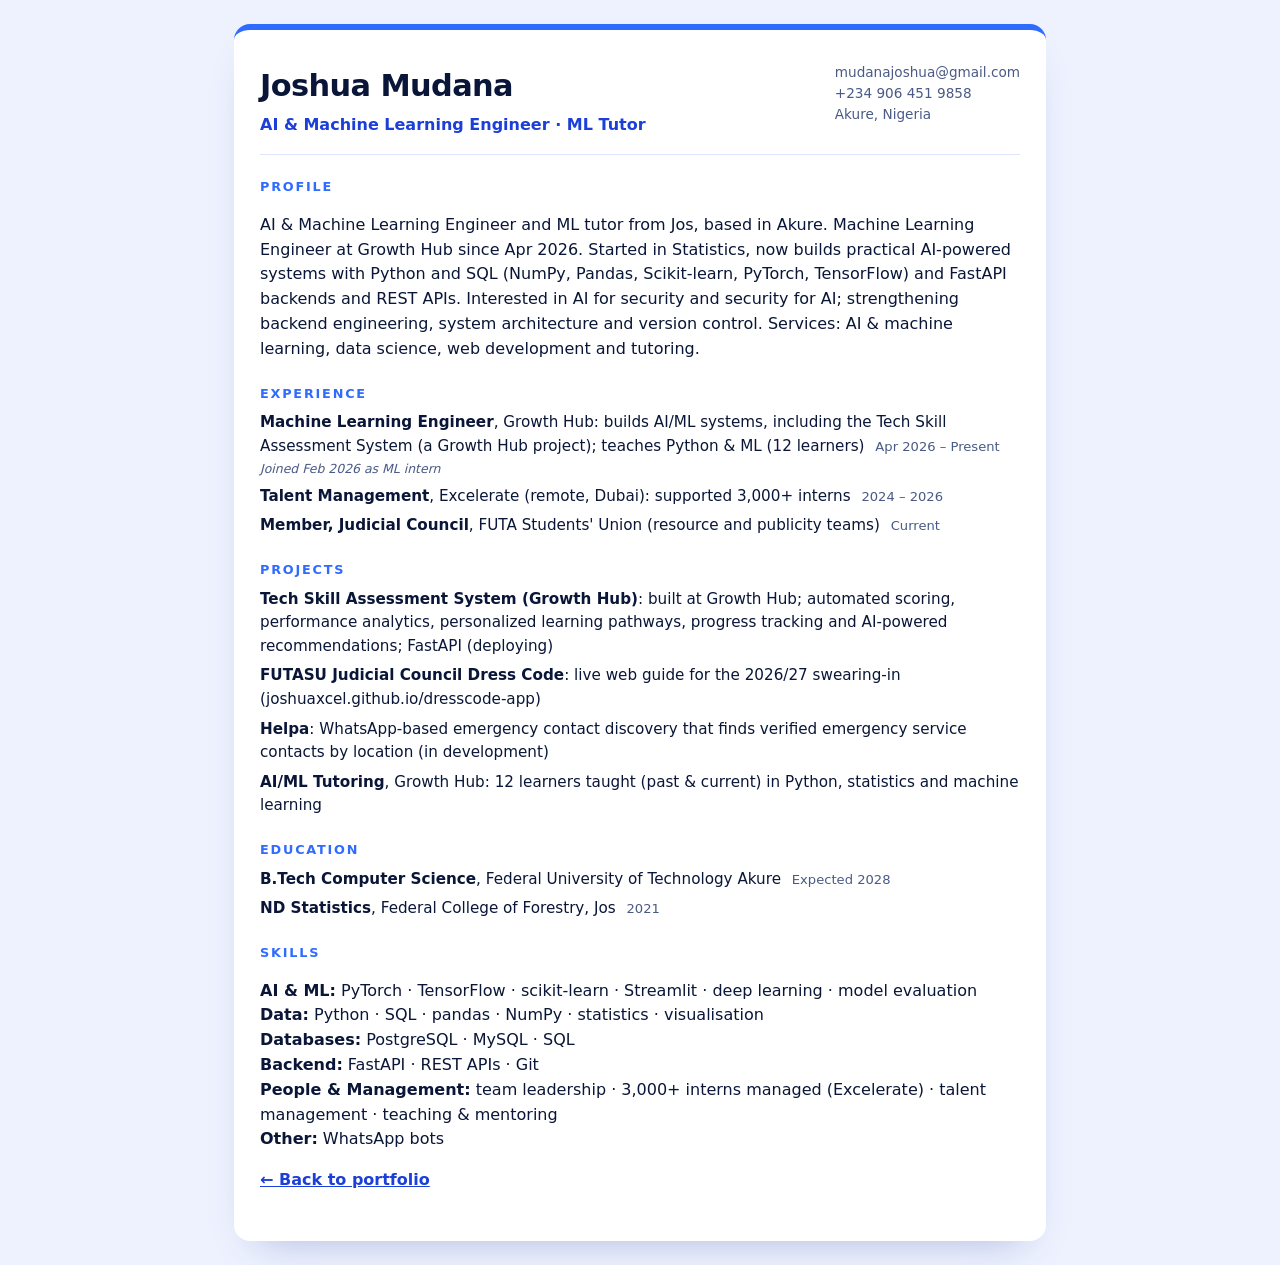
<file: cv.html>
<!doctype html><html lang="en"><head><meta charset="utf-8"><meta name="viewport" content="width=device-width, initial-scale=1">
<title>CV · Joshua Mudana · AI &amp; Machine Learning Engineer</title><link rel="icon" href="assets/favicon.png"><link rel="stylesheet" href="cv.css"></head><body>
<main class="cv">
<header><div><h1>Joshua Mudana</h1><p class="role">AI &amp; Machine Learning Engineer · ML Tutor</p></div>
<p class="contact">mudanajoshua@gmail.com<br>+234 906 451 9858<br>Akure, Nigeria</p></header>
<section><h2>Profile</h2><p>AI &amp; Machine Learning Engineer and ML tutor from Jos, based in Akure. Machine Learning Engineer at Growth Hub since Apr 2026. Started in Statistics, now builds practical AI-powered systems with Python and SQL (NumPy, Pandas, Scikit-learn, PyTorch, TensorFlow) and FastAPI backends and REST APIs. Interested in AI for security and security for AI; strengthening backend engineering, system architecture and version control. Services: AI &amp; machine learning, data science, web development and tutoring.</p></section>
<section><h2>Experience</h2>
<div class="item"><b>Machine Learning Engineer</b>, Growth Hub: builds AI/ML systems, including the Tech Skill Assessment System (a Growth Hub project); teaches Python &amp; ML (12 learners) <span>Apr 2026 – Present</span><small class="sub">Joined Feb 2026 as ML intern</small></div>
<div class="item"><b>Talent Management</b>, Excelerate (remote, Dubai): supported 3,000+ interns <span>2024 – 2026</span></div>
<div class="item"><b>Member, Judicial Council</b>, FUTA Students' Union (resource and publicity teams) <span>Current</span></div></section>
<section><h2>Projects</h2>
<div class="item"><b>Tech Skill Assessment System (Growth Hub)</b>: built at Growth Hub; automated scoring, performance analytics, personalized learning pathways, progress tracking and AI-powered recommendations; FastAPI (deploying)</div>
<div class="item"><b>FUTASU Judicial Council Dress Code</b>: live web guide for the 2026/27 swearing-in (joshuaxcel.github.io/dresscode-app)</div>
<div class="item"><b>Helpa</b>: WhatsApp-based emergency contact discovery that finds verified emergency service contacts by location (in development)</div>
<div class="item"><b>AI/ML Tutoring</b>, Growth Hub: 12 learners taught (past &amp; current) in Python, statistics and machine learning</div></section>
<section><h2>Education</h2>
<div class="item"><b>B.Tech Computer Science</b>, Federal University of Technology Akure <span>Expected 2028</span></div>
<div class="item"><b>ND Statistics</b>, Federal College of Forestry, Jos <span>2021</span></div></section>
<section><h2>Skills</h2><p><b>AI &amp; ML:</b> PyTorch · TensorFlow · scikit-learn · Streamlit · deep learning · model evaluation<br><b>Data:</b> Python · SQL · pandas · NumPy · statistics · visualisation<br><b>Databases:</b> PostgreSQL · MySQL · SQL<br><b>Backend:</b> FastAPI · REST APIs · Git<br><b>People &amp; Management:</b> team leadership · 3,000+ interns managed (Excelerate) · talent management · teaching &amp; mentoring<br><b>Other:</b> WhatsApp bots</p></section>
<p class="back"><a href="index.html">← Back to portfolio</a></p>
</main></body></html>
</file>
<file: styles.css>
@font-face{font-family:"Montserrat";src:url(assets/fonts/Montserrat.woff2) format("woff2");font-weight:100 900;font-display:swap}
@font-face{font-family:"Inter";src:url(assets/fonts/Inter.woff2) format("woff2");font-weight:100 900;font-display:swap}
:root{
  --bg:#050B1F;--bg2:#081233;--card:rgba(17,32,79,.55);--card-solid:#0D1A44;--line:rgba(110,150,255,.18);
  --text:#E8EEFF;--muted:#9AABD6;--blue:#2F6BFF;--blue2:#5BC0FF;--royal:#1B3FD8;--accent:#00E0FF;
  --grad:linear-gradient(120deg,#5BC0FF 0%,#2F6BFF 55%,#7B5CFF 100%);
  --shadow:0 20px 50px -20px rgba(0,20,90,.8);--r:20px;--nav-h:64px;
  --head:"Montserrat",system-ui,sans-serif;--body:"Inter",system-ui,sans-serif;--mono:ui-monospace,"SFMono-Regular","DejaVu Sans Mono",Menlo,monospace;
}
[data-theme="light"]{
  --bg:#F4F7FF;--bg2:#E8EEFF;--card:rgba(255,255,255,.8);--card-solid:#fff;--line:rgba(27,63,216,.14);
  --text:#0A1638;--muted:#4A5A86;--accent:#0077FF;--shadow:0 20px 40px -24px rgba(20,50,140,.35);
}
*{box-sizing:border-box;margin:0;padding:0}
html{scroll-behavior:smooth;scroll-padding-top:calc(var(--nav-h) + 8px);-webkit-text-size-adjust:100%}
body{font-family:var(--body);background:var(--bg);color:var(--text);line-height:1.6;overflow-x:hidden;transition:background .5s,color .5s}
body.locked{overflow:hidden}
img,svg{display:block;max-width:100%}
a{color:inherit;text-decoration:none}
button{font:inherit;color:inherit;background:none;border:0;cursor:pointer}
:focus-visible{outline:2px solid var(--blue2);outline-offset:3px;border-radius:8px}
.skip{position:absolute;left:-999px;top:8px;z-index:200;background:var(--blue);color:#fff;padding:8px 14px;border-radius:8px}
.skip:focus{left:8px}
.container{width:min(1120px,100% - 40px);margin-inline:auto}
.grad{background:var(--grad);-webkit-background-clip:text;background-clip:text;color:transparent}
h1,h2,h3,h4{font-family:var(--head);line-height:1.12;letter-spacing:-.02em}
h2{font-size:clamp(1.75rem,6.4vw,2.9rem);font-weight:800;margin-bottom:18px}
h3{font-size:1.15rem;font-weight:700}
p{color:var(--muted)}
p strong{color:var(--text)}
.kicker{font-family:var(--mono);font-size:.78rem;letter-spacing:.14em;text-transform:uppercase;color:var(--blue2);margin-bottom:10px}
[data-theme="light"] .kicker{color:var(--royal)}

/* loader */
.loader{position:fixed;inset:0;z-index:300;display:grid;place-items:center;background:#030820;transition:opacity .6s ease,visibility .6s}
.loader.done{opacity:0;visibility:hidden}
.loader-inner{display:grid;justify-items:center;gap:14px}
.loader-logo{width:150px;height:auto}
.loader-logo .lg-bracket{stroke-dasharray:420;stroke-dashoffset:420;animation:draw 1s .1s ease forwards}
.loader-logo .lg-x{opacity:0;transform-origin:512px 512px;animation:pop .5s ease forwards}
.loader-logo .lg-x1{animation-delay:.6s}.loader-logo .lg-x2{animation-delay:.75s}.loader-logo .lg-x3{animation-delay:.9s}
.loader-text{font-family:var(--head);font-weight:800;letter-spacing:.5em;color:#fff;font-size:1rem;padding-left:.5em;opacity:0;animation:fade .6s 1s forwards}
.loader-text span{color:var(--blue2)}
.loader-bar{width:140px;height:3px;border-radius:3px;background:rgba(255,255,255,.1);overflow:hidden}
.loader-bar span{display:block;height:100%;width:0;background:var(--grad);animation:bar 1.5s ease forwards}
@keyframes draw{to{stroke-dashoffset:0}}
@keyframes pop{from{opacity:0;transform:scale(.6)}to{opacity:1;transform:scale(1)}}
@keyframes fade{to{opacity:1}}
@keyframes bar{to{width:100%}}

/* nav */
.nav{position:fixed;inset:0 0 auto;z-index:100;height:var(--nav-h);transition:background .3s,box-shadow .3s,border-color .3s;border-bottom:1px solid transparent}
.nav.scrolled{background:color-mix(in srgb,var(--bg) 78%,transparent);backdrop-filter:blur(14px);-webkit-backdrop-filter:blur(14px);border-color:var(--line)}
.nav-inner{height:100%;width:min(1200px,100% - 32px);margin-inline:auto;display:flex;align-items:center;justify-content:space-between;gap:16px}
.brand{display:flex;align-items:center;gap:10px;font-family:var(--head);font-weight:600;font-size:1rem}
.brand .logo-mark{width:42px;height:auto}
.brand-name b{font-weight:800;margin-left:4px;background:var(--grad);-webkit-background-clip:text;background-clip:text;color:transparent}
.nav-links{display:flex;gap:4px}
.nav-links a{position:relative;padding:8px 12px;font-size:.9rem;color:var(--muted);border-radius:999px;transition:color .2s,background .2s}
.nav-links a:hover{color:var(--text)}
.nav-links a.active{color:var(--text);background:rgba(47,107,255,.18)}
.nav-links a.active::after{content:"";position:absolute;left:50%;bottom:2px;width:5px;height:5px;margin-left:-2.5px;border-radius:50%;background:var(--blue2);box-shadow:0 0 10px var(--blue2)}
.nav-actions{display:flex;gap:8px;align-items:center}
.icon-btn{width:42px;height:42px;border-radius:12px;display:grid;place-items:center;border:1px solid var(--line);background:var(--card);transition:transform .2s,border-color .2s,background .2s}
.icon-btn:hover{border-color:var(--blue);transform:translateY(-1px)}
.icon-btn svg{width:20px;height:20px;fill:none;stroke:currentColor;stroke-width:1.8;stroke-linecap:round}
.theme-toggle .i-moon{display:none}
[data-theme="light"] .theme-toggle .i-sun{display:none}
[data-theme="light"] .theme-toggle .i-moon{display:block;fill:currentColor}
.theme-toggle svg{animation:spin-in .5s ease}
@keyframes spin-in{from{transform:rotate(-90deg) scale(.5);opacity:0}}
.menu-btn{display:none;gap:4px;align-content:center}
.menu-btn span{display:block;width:18px;height:2px;background:currentColor;border-radius:2px;transition:transform .3s,opacity .3s}
.menu-btn[aria-expanded="true"] span:nth-child(1){transform:translateY(6px) rotate(45deg)}
.menu-btn[aria-expanded="true"] span:nth-child(2){opacity:0}
.menu-btn[aria-expanded="true"] span:nth-child(3){transform:translateY(-6px) rotate(-45deg)}
.progress{position:absolute;left:0;bottom:-1px;height:2px;width:100%;transform:scaleX(0);transform-origin:left;background:var(--grad)}

/* hero */
.hero{position:relative;min-height:100svh;display:grid;align-items:center;padding:calc(var(--nav-h) + 30px) 0 70px;overflow:hidden;
  background:radial-gradient(120% 80% at 80% 0%,#0F2A8A 0%,transparent 55%),radial-gradient(80% 60% at 0% 100%,#0A1F66 0%,transparent 60%),var(--bg)}
[data-theme="light"] .hero{background:radial-gradient(120% 80% at 80% 0%,#C9D8FF 0%,transparent 55%),radial-gradient(80% 60% at 0% 100%,#DCE6FF 0%,transparent 60%),var(--bg)}
#neural{position:absolute;inset:0;width:100%;height:100%;opacity:.9}
.hero-glow{position:absolute;width:520px;height:520px;right:-160px;top:12%;border-radius:50%;background:radial-gradient(circle,rgba(47,107,255,.35),transparent 65%);filter:blur(20px);animation:float 9s ease-in-out infinite;pointer-events:none}
@keyframes float{50%{transform:translate(-30px,40px)}}
.hero-inner{position:relative;z-index:2}
.eyebrow{display:inline-flex;align-items:center;gap:10px;font-size:.8rem;color:var(--muted);padding:7px 14px;border:1px solid var(--line);border-radius:999px;background:var(--card);backdrop-filter:blur(8px);margin-bottom:22px}
.pulse-dot{width:8px;height:8px;border-radius:50%;background:#2BE38B;box-shadow:0 0 0 0 rgba(43,227,139,.6);animation:ping 1.8s infinite}
@keyframes ping{70%{box-shadow:0 0 0 10px rgba(43,227,139,0)}100%{box-shadow:0 0 0 0 rgba(43,227,139,0)}}
.hook{font-family:var(--head);font-size:clamp(1.05rem,4.4vw,1.4rem);color:var(--text);font-weight:500;margin-bottom:8px}
.hook em{font-style:normal;font-weight:800;color:var(--blue2)}
[data-theme="light"] .hook em{color:var(--royal)}
.hero-name{font-size:clamp(3rem,15vw,7rem);font-weight:900;letter-spacing:-.045em;line-height:.95;margin-bottom:18px}
.hero-name .grad{display:inline-block;background-image:linear-gradient(90deg,#5BC0FF,#2F6BFF,#7B5CFF,#2F6BFF,#5BC0FF);background-size:200% 100%;animation:shimmer 6s linear infinite}
@keyframes shimmer{to{background-position:200% 0}}
.tagline{font-family:var(--mono);font-size:clamp(1.05rem,4.6vw,1.6rem);color:var(--text);min-height:1.6em;display:flex;align-items:center;flex-wrap:wrap}
.tagline .code{color:var(--blue2);opacity:.85}
[data-theme="light"] .tagline .code{color:var(--royal)}
.caret{display:inline-block;width:.55em;height:1.15em;background:var(--blue2);margin:0 .15em;animation:blink 1s steps(1) infinite;vertical-align:middle}
@keyframes blink{50%{opacity:0}}
.subline{margin-top:10px;font-size:clamp(.85rem,3.6vw,1.05rem);letter-spacing:.06em;color:var(--muted)}
.subline i{font-style:normal;color:var(--blue);margin:0 .4em}
.hero-cta{display:flex;flex-wrap:wrap;gap:12px;margin-top:28px}
.btn{display:inline-flex;align-items:center;gap:8px;padding:13px 22px;border-radius:14px;font-weight:600;font-size:.95rem;transition:transform .2s,box-shadow .2s,background .2s,border-color .2s}
.btn svg{width:18px;height:18px;fill:none;stroke:currentColor;stroke-width:2;stroke-linecap:round;stroke-linejoin:round}
.btn-primary{background:var(--grad);color:#fff;box-shadow:0 10px 30px -10px rgba(47,107,255,.8)}
.btn-primary:hover{transform:translateY(-2px);box-shadow:0 16px 36px -10px rgba(47,107,255,.9)}
.btn-ghost{border:1px solid var(--line);background:var(--card);backdrop-filter:blur(8px)}
.btn-ghost:hover{border-color:var(--blue);transform:translateY(-2px)}
.stats{list-style:none;display:grid;grid-template-columns:repeat(2,1fr);gap:12px;margin-top:38px;max-width:720px}
.stats li{padding:14px 16px;border:1px solid var(--line);border-radius:16px;background:var(--card);backdrop-filter:blur(8px)}
.stats strong{display:block;font-family:var(--head);font-size:1.7rem;font-weight:800;color:var(--text);line-height:1.1}
.stats li span:not(.count){display:block;margin-top:4px;font-size:.78rem;line-height:1.35;color:var(--muted)}
.scroll-cue{position:absolute;left:50%;bottom:18px;width:24px;height:38px;margin-left:-12px;border:2px solid var(--line);border-radius:14px;z-index:2}
.scroll-cue span{position:absolute;left:50%;top:7px;width:4px;height:8px;margin-left:-2px;border-radius:2px;background:var(--blue2);animation:wheel 1.6s infinite}
@keyframes wheel{to{transform:translateY(12px);opacity:0}}

/* sections */
.section{position:relative;padding:92px 0;overflow-x:clip}
.section-alt{background:linear-gradient(180deg,var(--bg2),var(--bg))}
.reveal{opacity:0;transform:translateY(28px);transition:opacity .8s cubic-bezier(.2,.7,.2,1),transform .8s cubic-bezier(.2,.7,.2,1)}
.reveal.in{opacity:1;transform:none}

/* about */
.about-grid{display:grid;gap:40px;align-items:center}
.about-grid p{margin-bottom:14px}
.avatar{position:relative;width:min(300px,70vw);aspect-ratio:1;margin-inline:auto;display:grid;place-items:center}
.ring{position:absolute;border-radius:50%;border:1px solid var(--line)}
.r1{inset:0;border-color:rgba(47,107,255,.35);animation:rot 24s linear infinite;border-style:dashed}
.r2{inset:12%;background:radial-gradient(circle,rgba(47,107,255,.22),transparent 70%)}
.r3{inset:24%;border:1px solid rgba(91,192,255,.45);box-shadow:0 0 60px rgba(47,107,255,.35) inset}
.orbit{position:absolute;inset:0;animation:rot 12s linear infinite}
.orbit span{position:absolute;width:10px;height:10px;border-radius:50%;background:var(--blue2);box-shadow:0 0 14px var(--blue2)}
.orbit span:nth-child(1){top:-5px;left:50%}.orbit span:nth-child(2){bottom:14%;left:4%;background:var(--blue)}.orbit span:nth-child(3){bottom:14%;right:4%;background:#7B5CFF}
@keyframes rot{to{transform:rotate(360deg)}}
.avatar-logo{width:52%;filter:drop-shadow(0 0 22px rgba(47,107,255,.6))}
.facts{list-style:none;display:grid;grid-template-columns:1fr 1fr;gap:10px;margin-top:20px}
.facts li{padding:12px 14px;border-radius:14px;border:1px solid var(--line);background:var(--card);font-weight:600;font-size:.9rem}
.facts span{display:block;font-weight:400;font-size:.72rem;color:var(--muted);text-transform:uppercase;letter-spacing:.08em}

/* skills */
.skills-grid{display:grid;gap:16px;margin-top:28px}
.skill-card{padding:22px;border-radius:var(--r);border:1px solid var(--line);background:var(--card);backdrop-filter:blur(10px);transition:border-color .3s,box-shadow .3s}
.skill-card:hover{border-color:rgba(91,192,255,.5);box-shadow:var(--shadow)}
.skill-ico{width:46px;height:46px;border-radius:14px;display:grid;place-items:center;font-family:var(--mono);font-weight:700;color:#fff;background:var(--grad);margin-bottom:14px;box-shadow:0 8px 20px -8px rgba(47,107,255,.9)}
.skill-card h3{margin-bottom:12px}
.chips{list-style:none;display:flex;flex-wrap:wrap;gap:8px}
.chips li,.chips span{font-size:.8rem;padding:6px 11px;border-radius:999px;border:1px solid var(--line);color:var(--text);background:rgba(47,107,255,.08)}
.marquee{margin-top:56px;overflow:hidden;border-block:1px solid var(--line);padding:16px 0;mask-image:linear-gradient(90deg,transparent,#000 10%,#000 90%,transparent);-webkit-mask-image:linear-gradient(90deg,transparent,#000 10%,#000 90%,transparent)}
.marquee-track{display:flex;width:max-content;animation:marq 26s linear infinite}
.marquee-track span{font-family:var(--head);font-weight:800;font-size:1.6rem;padding:0 22px;color:transparent;-webkit-text-stroke:1px rgba(91,192,255,.55);white-space:nowrap}
.marquee-track span:nth-child(3n+1){color:var(--blue);-webkit-text-stroke:0}
@keyframes marq{to{transform:translateX(-50%)}}

/* projects */
.filters{display:flex;gap:8px;flex-wrap:wrap;margin:22px 0 26px}
.filter{padding:9px 16px;border-radius:999px;border:1px solid var(--line);background:var(--card);font-size:.88rem;font-weight:600;color:var(--muted);transition:all .25s}
.filter:hover{color:var(--text);border-color:var(--blue)}
.filter.active{background:var(--grad);color:#fff;border-color:transparent;box-shadow:0 8px 24px -10px rgba(47,107,255,.9)}
.projects-grid{display:grid;gap:18px}
.project{position:relative;border-radius:var(--r);border:1px solid var(--line);background:var(--card);overflow:hidden;cursor:pointer;transition:border-color .3s,box-shadow .3s,opacity .4s,transform .4s;transform-style:preserve-3d}
.project:hover{border-color:rgba(91,192,255,.55);box-shadow:var(--shadow)}
.project.hide{display:none}
.project.fade-in{animation:popin .45s ease}
@keyframes popin{from{opacity:0;transform:scale(.94) translateY(10px)}}
.p-visual{height:170px;position:relative;display:grid;place-items:center;overflow:hidden;border-bottom:1px solid var(--line)}
.p-helpa{background:radial-gradient(circle at 20% 20%,rgba(255,92,92,.25),transparent 50%),linear-gradient(135deg,#0B1E5B,#071338)}
.chat{width:82%;display:grid;gap:8px;font-size:.74rem}
.bubble{padding:8px 11px;border-radius:12px;max-width:85%;line-height:1.35;color:#0A1638}
.bubble.in{background:#fff;justify-self:end;border-bottom-right-radius:4px}
.bubble.out{background:#DFF8E8;border-bottom-left-radius:4px}
.call{display:inline-block;margin-top:4px;color:#1B3FD8;font-weight:700}
.p-tsas{background:linear-gradient(135deg,#0E2470,#0A1238)}
.mini-dash{width:80%;display:grid;gap:9px;font-size:.74rem;color:#CFE0FF}
.md-row{display:grid;grid-template-columns:56px 1fr;align-items:center;gap:8px}
.md-row i{height:8px;border-radius:8px;background:rgba(255,255,255,.1);position:relative;overflow:hidden}
.md-row i::after{content:"";position:absolute;inset:0;width:var(--w);border-radius:8px;background:var(--grad);transform-origin:left;animation:grow 1.6s ease both}
.project.in .md-row i::after{animation:grow 1.6s ease both}
@keyframes grow{from{transform:scaleX(0)}}
.md-tip{margin-top:4px;padding:7px 10px;border-radius:10px;background:rgba(91,192,255,.12);border:1px solid rgba(91,192,255,.3)}
.p-tutor{background:linear-gradient(135deg,#071338,#0B1E5B)}
.code-snip{font-family:var(--mono);font-size:.68rem;line-height:1.6;color:#CFE0FF;padding:0 16px;white-space:pre-wrap;width:100%}
.code-snip .k{color:#7FB2FF}.code-snip .c{color:#6FE3A5}
.p-soon{background:repeating-linear-gradient(45deg,rgba(47,107,255,.06) 0 12px,transparent 12px 24px),var(--bg2)}
.p-soon span{font-family:var(--mono);font-size:2.2rem;font-weight:700;color:transparent;-webkit-text-stroke:1px var(--blue2);animation:breathe 2.6s ease-in-out infinite}
@keyframes breathe{50%{opacity:.4;letter-spacing:.2em}}
.p-body{padding:20px 20px 22px}
.p-body h3{margin:10px 0 8px;font-size:1.25rem}
.p-body p{font-size:.92rem}
.p-meta{display:flex;align-items:center;justify-content:space-between;gap:8px;font-size:.75rem;color:var(--muted)}
.status{display:inline-flex;align-items:center;gap:6px;font-size:.72rem;font-weight:700;padding:4px 10px;border-radius:999px;letter-spacing:.02em}
.status::before{content:"";width:6px;height:6px;border-radius:50%;background:currentColor}
.status.dev{color:#FFB547;background:rgba(255,181,71,.12)}
.status.soon{color:#5BC0FF;background:rgba(91,192,255,.12)}
.status.live{color:#2BE38B;background:rgba(43,227,139,.12)}
.status.ghost{color:var(--muted);background:rgba(154,171,214,.12)}
.p-more{display:inline-block;margin-top:14px;font-weight:600;font-size:.88rem;color:var(--blue2)}
[data-theme="light"] .p-more{color:var(--royal)}

/* timeline */
.timeline{list-style:none;position:relative;margin-top:30px;padding-left:28px}
.timeline::before{content:"";position:absolute;left:7px;top:6px;bottom:6px;width:2px;background:linear-gradient(var(--blue2),var(--blue),transparent)}
.timeline li{position:relative;padding:0 0 30px 10px}
.timeline li::before{content:"";position:absolute;left:-27px;top:5px;width:14px;height:14px;border-radius:50%;background:var(--bg);border:3px solid var(--blue);box-shadow:0 0 0 5px rgba(47,107,255,.15)}
.timeline li.edu::before{border-color:#7B5CFF}
.t-date{font-family:var(--mono);font-size:.75rem;color:var(--blue2)}
[data-theme="light"] .t-date{color:var(--royal)}
.timeline h3{margin:6px 0 2px}
.timeline li.now::before{background:var(--blue);box-shadow:0 0 0 5px rgba(47,107,255,.25),0 0 18px rgba(47,107,255,.6)}
.t-sub{font-size:.8rem;color:var(--muted,#8A9AC8);margin:2px 0 6px;font-style:italic}
.p-owner{font-family:var(--mono);font-size:.72rem;color:var(--blue2);margin:-4px 0 8px;letter-spacing:.02em}
.t-org{color:var(--text);font-weight:600;font-size:.92rem;margin-bottom:4px}
.timeline p{font-size:.92rem}

/* teaching */
.teach{display:grid;gap:36px}
.teach > div > p{margin-bottom:22px}
.steps{list-style:none;display:grid;gap:12px}
.steps li{display:flex;gap:16px;padding:18px;border-radius:var(--r);border:1px solid var(--line);background:var(--card)}
.steps b{font-family:var(--head);font-size:1.6rem;font-weight:900;line-height:1;background:var(--grad);-webkit-background-clip:text;background-clip:text;color:transparent}
.steps h3{font-size:1rem;margin-bottom:4px}
.steps p{font-size:.88rem}

/* carousel */
.carousel{margin-top:26px;position:relative;border-radius:24px;border:1px solid var(--line);background:var(--card);padding:28px 22px 20px;overflow:hidden}
.carousel::before{content:"“";position:absolute;right:16px;top:-24px;font-family:var(--head);font-size:9rem;font-weight:900;color:rgba(47,107,255,.15);line-height:1}
.slides{display:flex;transition:transform .6s cubic-bezier(.6,.05,.2,1)}
.slide{min-width:100%;padding-right:8px}
.slide blockquote{font-family:var(--head);font-size:clamp(1.05rem,4.4vw,1.4rem);font-weight:600;line-height:1.4;color:var(--text)}
.slide figcaption{display:flex;align-items:center;gap:10px;margin-top:18px;color:var(--muted);font-size:.88rem}
.ava{width:34px;height:34px;border-radius:50%;display:grid;place-items:center;background:var(--grad);color:#fff;font-weight:700}
.car-ctrl{display:flex;align-items:center;justify-content:space-between;margin-top:22px}
.dots{display:flex;gap:8px}
.dots button{width:8px;height:8px;border-radius:8px;background:var(--line);transition:width .3s,background .3s}
.dots button.on{width:26px;background:var(--blue)}

/* posts */
.posts{display:grid;gap:16px;margin-top:26px}
.post{padding:22px;border-radius:var(--r);border:1px solid var(--line);background:var(--card);transition:border-color .3s,box-shadow .3s}
.post:hover{border-color:rgba(91,192,255,.5);box-shadow:var(--shadow)}
.post-tag{display:inline-block;font-size:.72rem;font-weight:700;color:var(--blue2);text-transform:uppercase;letter-spacing:.08em;margin-bottom:10px}
[data-theme="light"] .post-tag{color:var(--royal)}
.post h3{margin-bottom:8px}
.post p{font-size:.9rem}
.post-meta{display:block;margin-top:14px;font-size:.78rem;color:var(--muted);font-family:var(--mono)}

/* contact */
.contact{display:grid;gap:34px}
.contact > div > p{margin-bottom:20px}
.contact-links{list-style:none;display:grid;gap:10px}
.contact-links a{display:flex;align-items:center;gap:12px;padding:12px 14px;border-radius:14px;border:1px solid var(--line);background:var(--card);font-weight:600;font-size:.92rem;transition:border-color .2s,transform .2s;word-break:break-word}
.contact-links a:hover{border-color:var(--blue);transform:translateX(4px)}
.contact-links em{font-weight:400;color:var(--muted);font-size:.8rem}
.cl-ico{flex:none;width:34px;height:34px;border-radius:10px;display:grid;place-items:center;background:var(--grad);color:#fff;font-family:var(--mono);font-size:.8rem;font-weight:700}
.cl-ico.wa{background:#25D366}
.form{display:grid;gap:14px;padding:24px;border-radius:24px;border:1px solid var(--line);background:var(--card);backdrop-filter:blur(10px)}
.form label{display:grid;gap:6px;font-size:.82rem;font-weight:600;color:var(--muted)}
.form input,.form textarea{font:inherit;font-size:1rem;color:var(--text);background:rgba(5,11,31,.35);border:1px solid var(--line);border-radius:12px;padding:12px 14px;resize:vertical;transition:border-color .2s,box-shadow .2s}
[data-theme="light"] .form input,[data-theme="light"] .form textarea{background:#fff}
.form input:focus,.form textarea:focus{outline:none;border-color:var(--blue);box-shadow:0 0 0 4px rgba(47,107,255,.2)}
.form .invalid{border-color:#FF6B6B}
.form .btn{justify-content:center}
.form-note{font-size:.75rem;text-align:center}
.footer{padding:34px 0 110px;border-top:1px solid var(--line)}
.foot{display:flex;align-items:center;gap:12px;font-size:.82rem}
.foot .logo-mark{width:38px}

/* floating */
.wa-float,.to-top,.ai-launch{position:fixed;z-index:90}
.wa-float{right:16px;bottom:18px;width:54px;height:54px;border-radius:50%;background:#25D366;display:grid;place-items:center;box-shadow:0 10px 26px -8px rgba(37,211,102,.8);transition:transform .2s}
.wa-float::after{content:"";position:absolute;inset:0;border-radius:50%;border:2px solid #25D366;animation:wa 2.2s infinite}
@keyframes wa{to{transform:scale(1.5);opacity:0}}
.wa-float:hover{transform:scale(1.07)}
.wa-float svg{width:28px;height:28px;fill:#fff}
.to-top{right:22px;bottom:84px;width:42px;height:42px;border-radius:12px;background:var(--card-solid);border:1px solid var(--line);font-size:1.1rem;opacity:0;transform:translateY(16px);pointer-events:none;transition:opacity .3s,transform .3s}
.to-top.show{opacity:1;transform:none;pointer-events:auto}
.ai-launch{left:16px;bottom:22px;display:flex;align-items:center;gap:8px;padding:12px 16px;border-radius:999px;background:var(--card-solid);border:1px solid rgba(91,192,255,.45);font-weight:700;font-size:.88rem;box-shadow:0 10px 30px -10px rgba(47,107,255,.8)}
.ai-spark{display:inline-block;color:var(--blue2);animation:rot 4s linear infinite}
.ai-panel{position:fixed;z-index:120;left:12px;right:12px;bottom:12px;max-height:min(560px,78svh);display:flex;flex-direction:column;border-radius:24px;border:1px solid rgba(91,192,255,.35);background:var(--card-solid);box-shadow:0 30px 80px -20px rgba(0,0,0,.6);overflow:hidden;transform-origin:bottom left;animation:panel .35s cubic-bezier(.2,.8,.2,1)}
.ai-panel[hidden]{display:none}
@keyframes panel{from{opacity:0;transform:scale(.85) translateY(20px)}}
.ai-panel header{display:flex;align-items:center;justify-content:space-between;padding:14px 16px;border-bottom:1px solid var(--line);background:linear-gradient(120deg,rgba(47,107,255,.25),transparent)}
.ai-head{display:flex;align-items:center;gap:10px}
.ai-head .logo-mark{width:40px}
.ai-head b{display:block;font-family:var(--head)}
.ai-head span{display:flex;align-items:center;gap:6px;font-size:.74rem;color:var(--muted)}
.ai-head i{width:7px;height:7px;border-radius:50%;background:#2BE38B}
.ai-log{flex:1;overflow-y:auto;padding:16px;display:flex;flex-direction:column;gap:10px;min-height:180px}
.msg{max-width:86%;padding:10px 13px;border-radius:16px;font-size:.9rem;line-height:1.45;animation:popin .3s ease}
.msg.bot{background:rgba(47,107,255,.14);border:1px solid var(--line);border-bottom-left-radius:4px;color:var(--text)}
.msg.user{align-self:flex-end;background:var(--grad);color:#fff;border-bottom-right-radius:4px}
.typing{display:flex;gap:4px;padding:14px}
.typing i{width:7px;height:7px;border-radius:50%;background:var(--blue2);animation:bounce 1s infinite}
.typing i:nth-child(2){animation-delay:.15s}.typing i:nth-child(3){animation-delay:.3s}
@keyframes bounce{50%{transform:translateY(-5px);opacity:.5}}
.ai-chips{display:flex;gap:8px;overflow-x:auto;padding:0 16px 10px;scrollbar-width:none}
.ai-chips button{flex:none;font-size:.78rem;padding:7px 12px;border-radius:999px;border:1px solid var(--line);background:rgba(47,107,255,.08)}
.ai-chips button:hover{border-color:var(--blue)}
.ai-input{display:flex;gap:8px;padding:12px;border-top:1px solid var(--line)}
.ai-input input{flex:1;min-width:0;font:inherit;font-size:1rem;color:var(--text);background:transparent;border:1px solid var(--line);border-radius:12px;padding:10px 12px}
.ai-input input:focus{outline:none;border-color:var(--blue)}
.ai-input button{width:44px;border-radius:12px;background:var(--grad);color:#fff}

/* modal */
.modal{position:fixed;inset:0;z-index:150;display:grid;align-items:end}
.modal[hidden]{display:none}
.modal-backdrop{position:absolute;inset:0;background:rgba(2,6,20,.7);backdrop-filter:blur(6px);animation:fade-in .3s}
@keyframes fade-in{from{opacity:0}}
.modal-card{position:relative;max-height:88svh;overflow-y:auto;padding:28px 22px 26px;border-radius:26px 26px 0 0;background:var(--card-solid);border:1px solid var(--line);animation:sheet .45s cubic-bezier(.2,.8,.2,1)}
@keyframes sheet{from{transform:translateY(100%)}}
.modal-card h3{font-size:1.6rem;margin:12px 0 10px}
.modal-card h4{font-size:.8rem;text-transform:uppercase;letter-spacing:.12em;color:var(--blue2);margin:18px 0 10px}
.modal-card ul#mList{list-style:none;display:grid;gap:8px;margin-bottom:18px}
.modal-card ul#mList li{padding-left:22px;position:relative;color:var(--text);font-size:.94rem}
.modal-card ul#mList li::before{content:"";position:absolute;left:0;top:.55em;width:10px;height:10px;border-radius:3px;background:var(--grad)}
.modal-card .chips{margin-bottom:22px}
.modal-x{position:absolute;right:16px;top:16px}
.toast{position:fixed;z-index:200;left:50%;top:78px;transform:translate(-50%,-20px);opacity:0;padding:12px 18px;border-radius:14px;background:var(--card-solid);border:1px solid rgba(91,192,255,.5);box-shadow:var(--shadow);font-size:.9rem;font-weight:600;transition:all .35s;pointer-events:none;width:max-content;max-width:calc(100% - 32px);text-align:center}
.toast.show{opacity:1;transform:translate(-50%,0)}

/* mobile nav */
@media (max-width:899px){
  .menu-btn{display:grid}
  .nav-links{position:fixed;top:var(--nav-h);left:12px;right:12px;flex-direction:column;padding:12px;border-radius:20px;background:var(--card-solid);border:1px solid var(--line);box-shadow:var(--shadow);transform:translateY(-12px);opacity:0;pointer-events:none;transition:all .3s}
  .nav-links.open{transform:none;opacity:1;pointer-events:auto}
  .nav-links a{padding:12px 14px;font-size:1rem}
  .nav-links a.active::after{left:auto;right:14px;top:50%;margin-top:-2.5px}
  .brand-name{font-size:.95rem}
}
@media (max-width:639px){.stats li:last-child:nth-child(odd){grid-column:1/-1}}
@media (min-width:640px){
  .stats{grid-template-columns:repeat(4,1fr)}
  .skills-grid,.projects-grid,.posts{grid-template-columns:repeat(2,1fr)}
}
@media (min-width:900px){
  .about-grid{grid-template-columns:.85fr 1.15fr;gap:70px}
  .skills-grid,.projects-grid,.posts{grid-template-columns:repeat(3,1fr)}
  .teach,.contact{grid-template-columns:1fr 1fr;gap:60px;align-items:start}
  .timeline{max-width:760px}
  .modal{align-items:center;justify-items:center}
  .modal-card{width:min(560px,92vw);border-radius:26px}
  .ai-panel{left:22px;right:auto;bottom:22px;width:380px}
  .section{padding:120px 0}
}
@media (prefers-reduced-motion:reduce){
  *,*::before,*::after{animation-duration:.01ms!important;animation-iteration-count:1!important;transition-duration:.01ms!important}
  html{scroll-behavior:auto}
}

.slides-view{overflow:hidden}
.hero-card{display:none}
@media (min-width:1100px){
  .hero-card{display:block;position:absolute;z-index:2;right:max(40px,calc((100vw - 1120px)/2 - 40px));top:50%;margin-top:-150px;width:440px;border-radius:18px;border:1px solid rgba(91,192,255,.3);background:rgba(8,18,51,.72);backdrop-filter:blur(14px);box-shadow:0 30px 80px -30px rgba(47,107,255,.7);animation:float 8s ease-in-out infinite}
  .hero-card.in{transform:rotate(-2deg)}
  .hc-bar{display:flex;align-items:center;gap:7px;padding:12px 16px;border-bottom:1px solid rgba(91,192,255,.18);font-family:var(--mono);font-size:.75rem;color:#9AABD6}
  .hc-bar i{width:10px;height:10px;border-radius:50%;background:#FF5F57}.hc-bar i:nth-child(2){background:#FEBC2E}.hc-bar i:nth-child(3){background:#28C840}
  .hc-bar span{margin-left:8px}
  .hero-card pre{padding:18px 20px 22px;font-family:var(--mono);font-size:.84rem;line-height:1.7;color:#DCE6FF;white-space:pre}
  .hero-card .k{color:#7FB2FF}.hero-card .f{color:#5BC0FF;font-weight:700}.hero-card .s{color:#9EF0C0}.hero-card .c{color:#6C7FB0}
  .hero-name{font-size:clamp(4rem,6.4vw,6.4rem)}
  .hero-name .grad{display:block}
  .hero-inner > :not(.hero-card){max-width:600px}
  .hero-card{right:max(24px,calc((100vw - 1120px)/2));margin-top:-170px}
}

/* services */
.services-grid{display:grid;gap:16px;margin-top:28px}
.service{position:relative;padding:22px;border-radius:var(--r);border:1px solid var(--line);background:var(--card);backdrop-filter:blur(10px);transition:border-color .3s,box-shadow .3s}
.service:hover{border-color:rgba(91,192,255,.5);box-shadow:var(--shadow)}
.service h3{margin-bottom:8px}
.service p{color:var(--muted);margin-bottom:14px}
.service.featured{display:flex;flex-direction:column;padding:28px;border-color:rgba(91,192,255,.55);background:linear-gradient(150deg,rgba(47,107,255,.28),rgba(91,192,255,.06) 60%),var(--card);box-shadow:var(--shadow)}
.service.featured h3{font-size:1.5rem}
.service.featured p{color:var(--text)}
.service.featured .btn{align-self:flex-start;margin-top:20px}
.svc-tag{position:absolute;top:18px;right:18px;font-family:var(--mono);font-size:.7rem;letter-spacing:.08em;text-transform:uppercase;padding:5px 10px;border-radius:999px;color:#fff;background:var(--grad)}
.svc-list{list-style:none;display:grid;gap:8px;margin:0 0 18px}
.svc-list li{position:relative;padding-left:22px;font-size:.92rem}
.svc-list li::before{content:"";position:absolute;left:0;top:.5em;width:10px;height:10px;border-radius:3px;background:var(--grad)}
.svc-link{font-weight:600;font-size:.88rem;color:var(--blue2)}
[data-theme="light"] .svc-link{color:var(--royal)}
[data-theme="light"] .service.featured{background:linear-gradient(150deg,rgba(47,107,255,.14),rgba(91,192,255,.04) 60%),var(--card)}
.skill-card.featured{border-color:rgba(91,192,255,.55);background:linear-gradient(150deg,rgba(47,107,255,.22),rgba(91,192,255,.05) 60%),var(--card)}
@media (min-width:640px){
  .services-grid{grid-template-columns:1fr 1fr}
  .service.featured{grid-column:1/-1}
  .service:last-child{grid-column:1/-1}
  .svc-list{grid-template-columns:1fr 1fr;column-gap:24px}
}
@media (min-width:900px){
  .services-grid{grid-template-columns:repeat(3,1fr)}
  .service:last-child{grid-column:auto}
  .service.featured{display:grid;grid-template-columns:1fr 1.1fr;column-gap:40px;align-items:start}
  .service.featured > *{grid-column:1}
  .service.featured .svc-list{grid-column:2;grid-row:1/span 6;grid-template-columns:1fr;align-self:center;margin:0}
  .service.featured .svc-tag{grid-column:auto}
  .service.featured .btn{justify-self:start}
}
@media (min-width:900px){
  .skills-grid .skill-card.featured{grid-column:span 2}
}
/* hero entrance: 2x slower */
.hero .reveal{transition-duration:1.6s,1.6s}
.p-live{display:inline-block;margin:14px 0 0 14px;font-weight:600;font-size:.88rem;color:var(--blue2)}
.p-live[hidden]{display:none}
.p-shot{background:#2a0a3a}
.p-shot img{width:100%;height:100%;object-fit:cover;object-position:top}
.p-links{display:flex;flex-wrap:wrap;gap:10px;margin-top:16px}
.btn-sm{padding:9px 16px;font-size:.85rem}
/* courses */
.courses{margin-top:48px}
.courses-title{font-size:1.25rem;margin-bottom:16px}
.courses-grid{display:grid;gap:16px}
.course{display:flex;flex-direction:column;padding:22px;border-radius:var(--r);border:1px solid rgba(91,192,255,.45);background:linear-gradient(150deg,rgba(47,107,255,.18),rgba(91,192,255,.04) 60%),var(--card);cursor:pointer;transition:border-color .3s,box-shadow .3s}
.course:hover{box-shadow:var(--shadow);border-color:rgba(91,192,255,.75)}
.course h4{font-family:var(--head);font-size:1.15rem;margin:12px 0 12px}
.course .svc-list{margin-bottom:18px}
.course .btn{align-self:flex-start;margin-top:auto}
.course-top{display:flex;align-items:center;justify-content:space-between}
.course-lock{font-size:1.4rem;width:44px;height:44px;display:grid;place-items:center;border-radius:12px;background:rgba(47,107,255,.18);border:1px solid var(--line)}
.course-badge{font-family:var(--mono);font-size:.7rem;letter-spacing:.08em;text-transform:uppercase;padding:5px 10px;border-radius:999px;color:#fff;background:var(--grad)}
.status.paid{color:#FFD166;background:rgba(255,209,102,.14)}
@media (min-width:640px){ .courses-grid{grid-template-columns:1fr 1fr} .course .svc-list{grid-template-columns:1fr} }

.about-text p{margin-bottom:14px}
.about-text p:last-child{margin-bottom:0}
.skill-note{margin-top:12px;font-size:.8rem;color:var(--muted)}
.teach-count{margin-top:-6px;color:var(--muted);font-size:.92rem}
.teach-count strong{color:var(--text)}

/* real photos */
.teach-photo{margin-top:40px;border-radius:var(--r);overflow:hidden;border:1px solid var(--line);background:var(--card);box-shadow:var(--shadow)}
.teach-photo img{width:100%;height:auto;aspect-ratio:16/9;object-fit:cover}
.teach-photo figcaption{padding:12px 16px;font-size:.88rem;color:var(--muted)}
.p-shot.p-photo img{object-position:center}
.contact-me{display:flex;align-items:center;gap:16px;margin-bottom:18px}
.contact-me img{flex:none;width:88px;height:88px;border-radius:50%;object-fit:cover;padding:3px;background:var(--grad);box-shadow:0 0 24px -4px rgba(47,107,255,.6)}
.contact-me strong{display:block;font-family:var(--head);font-size:1.02rem}
.contact-me span{display:block;color:var(--muted);font-size:.86rem}

/* About text: slow staggered reveal */
#about .seq{opacity:0;transform:translateY(22px);transition:opacity 1s cubic-bezier(.2,.7,.2,1),transform 1s cubic-bezier(.2,.7,.2,1);will-change:opacity,transform}
#about .seq.in{opacity:1;transform:none}
@media (prefers-reduced-motion:reduce){
  #about .seq{opacity:1;transform:none;transition:none}
}

/* Teaching intro: his class photo as a faint background (text stays readable) */
.teach-intro{position:relative;isolation:isolate;padding:30px 22px 22px;margin:0 -6px;border-radius:var(--r)}
.teach-bg{position:absolute;inset:-24px -10px;z-index:-1;overflow:hidden;pointer-events:none;
  -webkit-mask-image:linear-gradient(180deg,transparent,#000 24%,#000 76%,transparent),linear-gradient(90deg,transparent,#000 16%,#000 84%,transparent);-webkit-mask-composite:source-in;mask-image:linear-gradient(180deg,transparent,#000 24%,#000 76%,transparent),linear-gradient(90deg,transparent,#000 16%,#000 84%,transparent);mask-composite:intersect}
.teach-bg img{width:100%;height:100%;object-fit:cover;object-position:40% 45%;opacity:.4;filter:saturate(.6) blur(1px)}
.teach-bg::after{content:"";position:absolute;inset:0;background:linear-gradient(180deg,color-mix(in srgb,var(--bg2) 35%,transparent),color-mix(in srgb,var(--bg) 50%,transparent))}
[data-theme="light"] .teach-bg img{opacity:.3;filter:saturate(.5) blur(1px)}
[data-theme="light"] .teach-bg::after{background:linear-gradient(180deg,color-mix(in srgb,var(--bg2) 50%,transparent),color-mix(in srgb,var(--bg) 60%,transparent))}
@media (min-width:900px){.teach-intro{padding:36px 30px 26px;margin:0}}

/* About text: his photos as the same faint background as Teaching, crossfading very slowly */
.about-copy{position:relative;isolation:isolate;padding:30px 22px 22px;margin:0 -6px;border-radius:var(--r)}
.about-bg{-webkit-mask-image:none;mask-image:none;overflow:visible}
.about-bg::after{content:none}
.about-bg .bg-stage{position:sticky;top:var(--nav-h);height:min(100%,calc(100svh - var(--nav-h)));overflow:hidden;
  -webkit-mask-image:linear-gradient(180deg,transparent,#000 24%,#000 76%,transparent),linear-gradient(90deg,transparent,#000 16%,#000 84%,transparent);-webkit-mask-composite:source-in;mask-image:linear-gradient(180deg,transparent,#000 24%,#000 76%,transparent),linear-gradient(90deg,transparent,#000 16%,#000 84%,transparent);mask-composite:intersect}
.about-bg .bg-imgs{position:absolute;inset:0;opacity:.4;filter:saturate(.6) blur(1px)}
.about-bg .bg-stage::after{content:"";position:absolute;inset:0;background:linear-gradient(180deg,color-mix(in srgb,var(--bg2) 35%,transparent),color-mix(in srgb,var(--bg) 50%,transparent))}
#about .about-bg .bg-slide{position:absolute;inset:0;opacity:0;z-index:0;filter:none;transition:opacity 3s ease-in-out;transform-origin:50% 40%}
#about .about-bg .bg-slide.prev{opacity:1;z-index:1;transition:none}
#about .about-bg .bg-slide.on{opacity:1;z-index:2}
#about .about-bg .bg-slide.kb{animation:bgzoom 14s linear forwards}
#about .about-bg.paused .bg-slide{animation-play-state:paused}
/* First appearance only: the first photo starts strong and clear, then slowly fades down to the faint level as the text reveals */
.about-bg .bg-imgs,.about-bg .bg-stage::after{transition:opacity 3.6s cubic-bezier(.4,0,.2,1),filter 3.6s cubic-bezier(.4,0,.2,1)}
#about .about-bg.intro .bg-imgs{opacity:.88;filter:none}
#about .about-bg.intro .bg-stage::after{opacity:.15}
@keyframes bgzoom{from{transform:scale(1)}to{transform:scale(1.08)}}
[data-theme="light"] .about-bg .bg-imgs{opacity:.3;filter:saturate(.5) blur(1px)}
[data-theme="light"] .about-bg .bg-stage::after{background:linear-gradient(180deg,color-mix(in srgb,var(--bg2) 50%,transparent),color-mix(in srgb,var(--bg) 60%,transparent))}
@media (min-width:900px){.about-copy{padding:36px 30px 26px;margin:0}}
@media (prefers-reduced-motion:reduce){
  #about .about-bg .bg-slide{transition:none;animation:none!important}
  #about .about-bg .bg-slide:not(.lead){display:none}
  #about .about-bg.intro .bg-imgs{opacity:.4;filter:saturate(.6) blur(1px)}
  .about-bg .bg-imgs,.about-bg .bg-stage::after{transition:none}
}

/* About logo (laptop+): shows as soon as About starts, then stays put beside the text until you finish reading it */
@media (min-width:900px){
  #about .about-grid{align-items:start}
  #about .avatar{position:sticky;top:max(calc(var(--nav-h) + 24px),calc(50svh - 150px + var(--nav-h)/2));align-self:start}
}
</file>
<file: cv.css>
body{font-family:Inter,system-ui,sans-serif;background:#EEF2FF;color:#0A1638;margin:0;padding:24px 14px;line-height:1.55}
.cv{max-width:760px;margin:auto;background:#fff;border-radius:16px;padding:32px 26px;box-shadow:0 20px 40px -24px rgba(20,50,140,.35);border-top:6px solid #2F6BFF}
header{display:flex;flex-wrap:wrap;justify-content:space-between;gap:12px;border-bottom:1px solid #DCE4FF;padding-bottom:16px}
h1{margin:0;font-size:1.9rem;letter-spacing:-.02em}.role{margin:4px 0 0;color:#1B3FD8;font-weight:600}
.contact{margin:0;font-size:.85rem;color:#4A5A86}.note{font-size:.8rem;font-style:italic;color:#4A5A86;background:#F4F7FF;padding:8px 12px;border-radius:8px}
h2{font-size:.8rem;text-transform:uppercase;letter-spacing:.14em;color:#2F6BFF;margin:22px 0 8px}
.item{margin:6px 0;font-size:.95rem}.item span{color:#4A5A86;font-size:.82rem;white-space:nowrap;margin-left:6px}
.back a{color:#1B3FD8;font-weight:600}
@media print{body{background:#fff;padding:0}.cv{box-shadow:none}.note,.back{display:none}}.item small.sub{display:block;color:#4A5A86;font-size:.78rem;font-style:italic;margin-top:1px}
</file>
